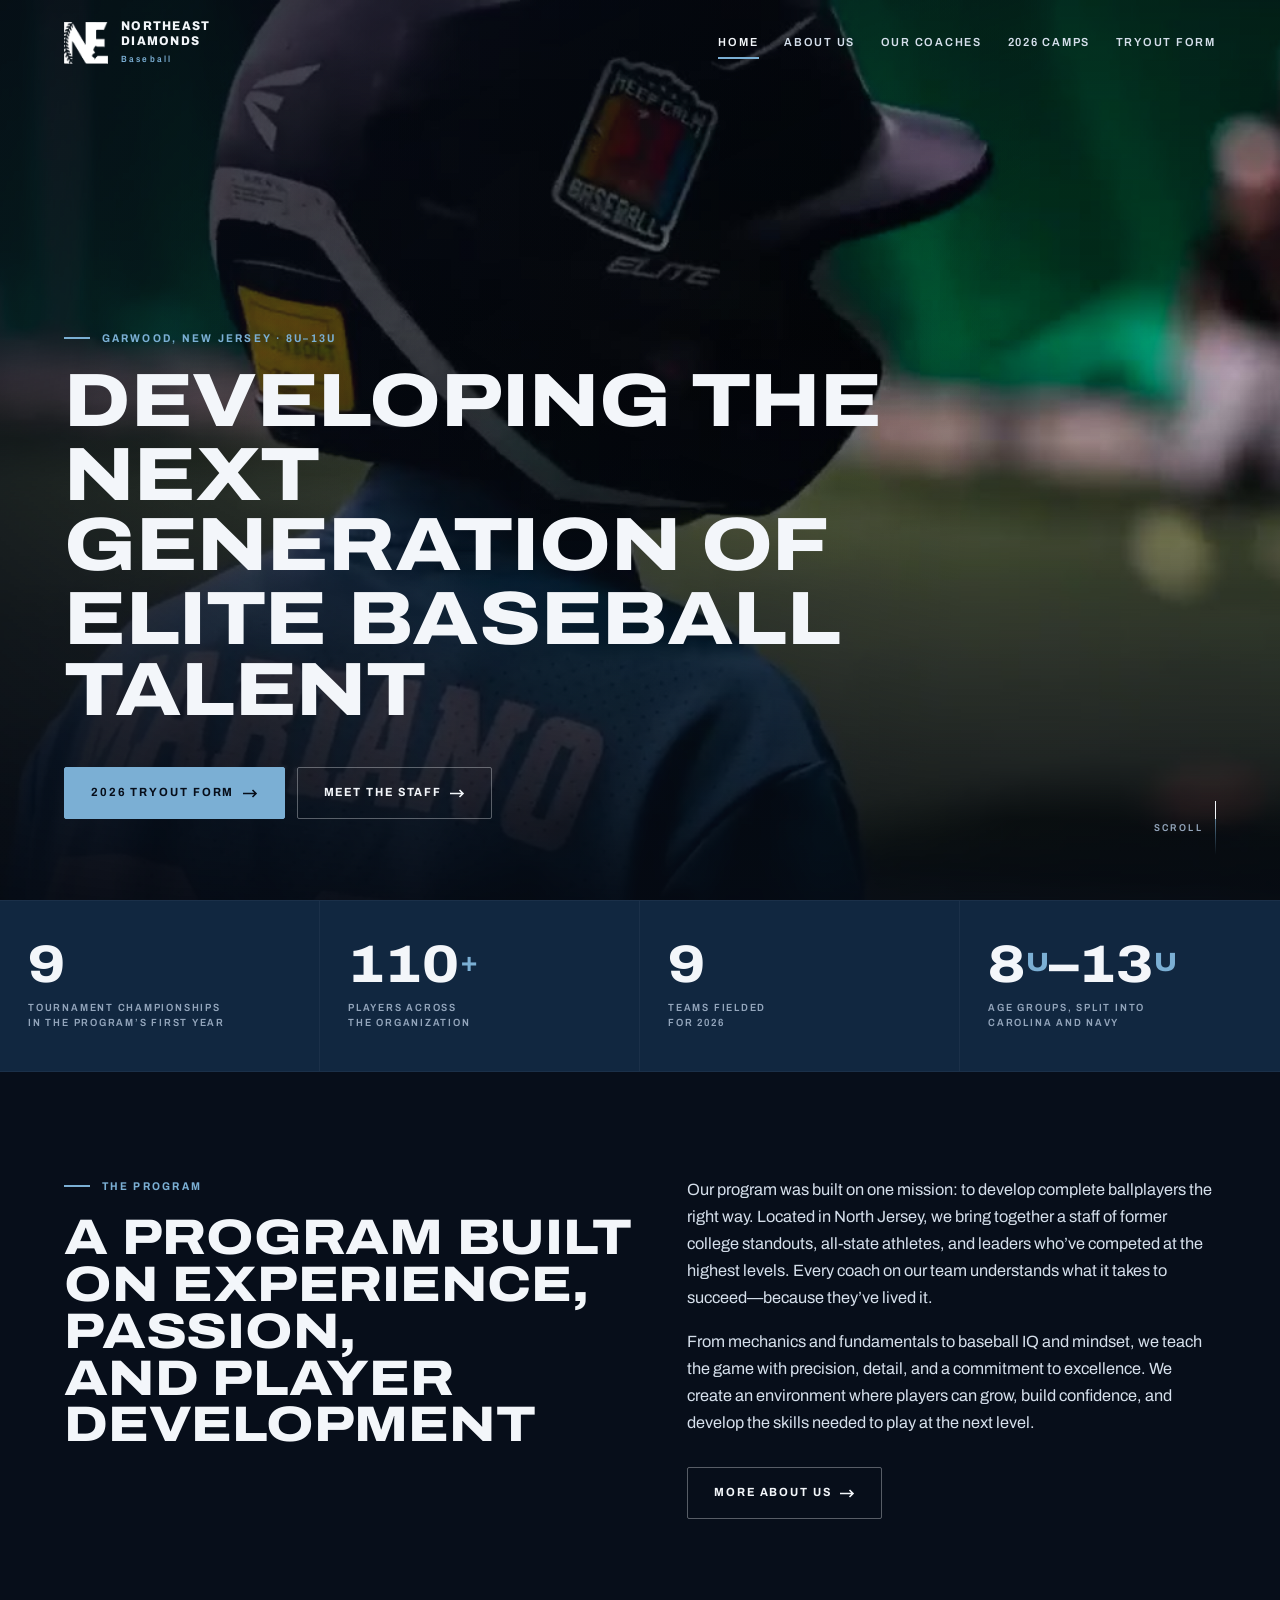
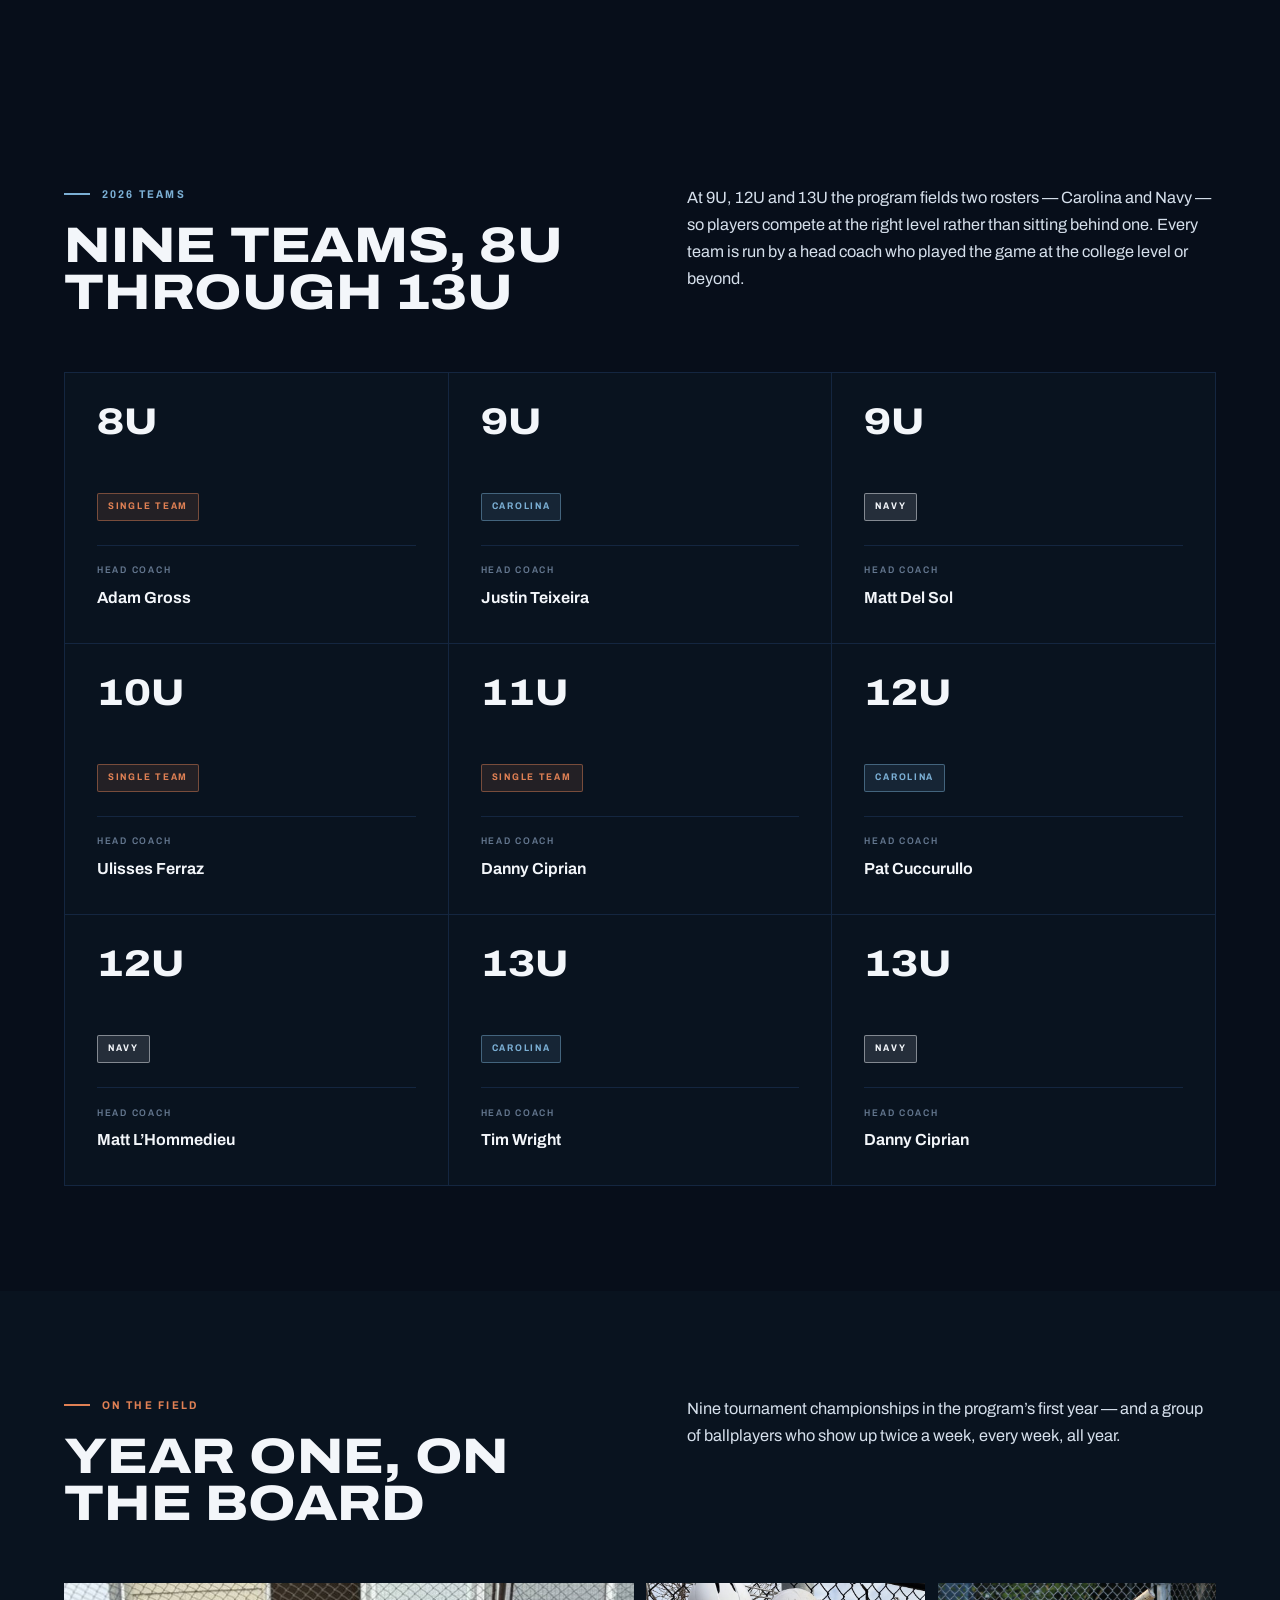
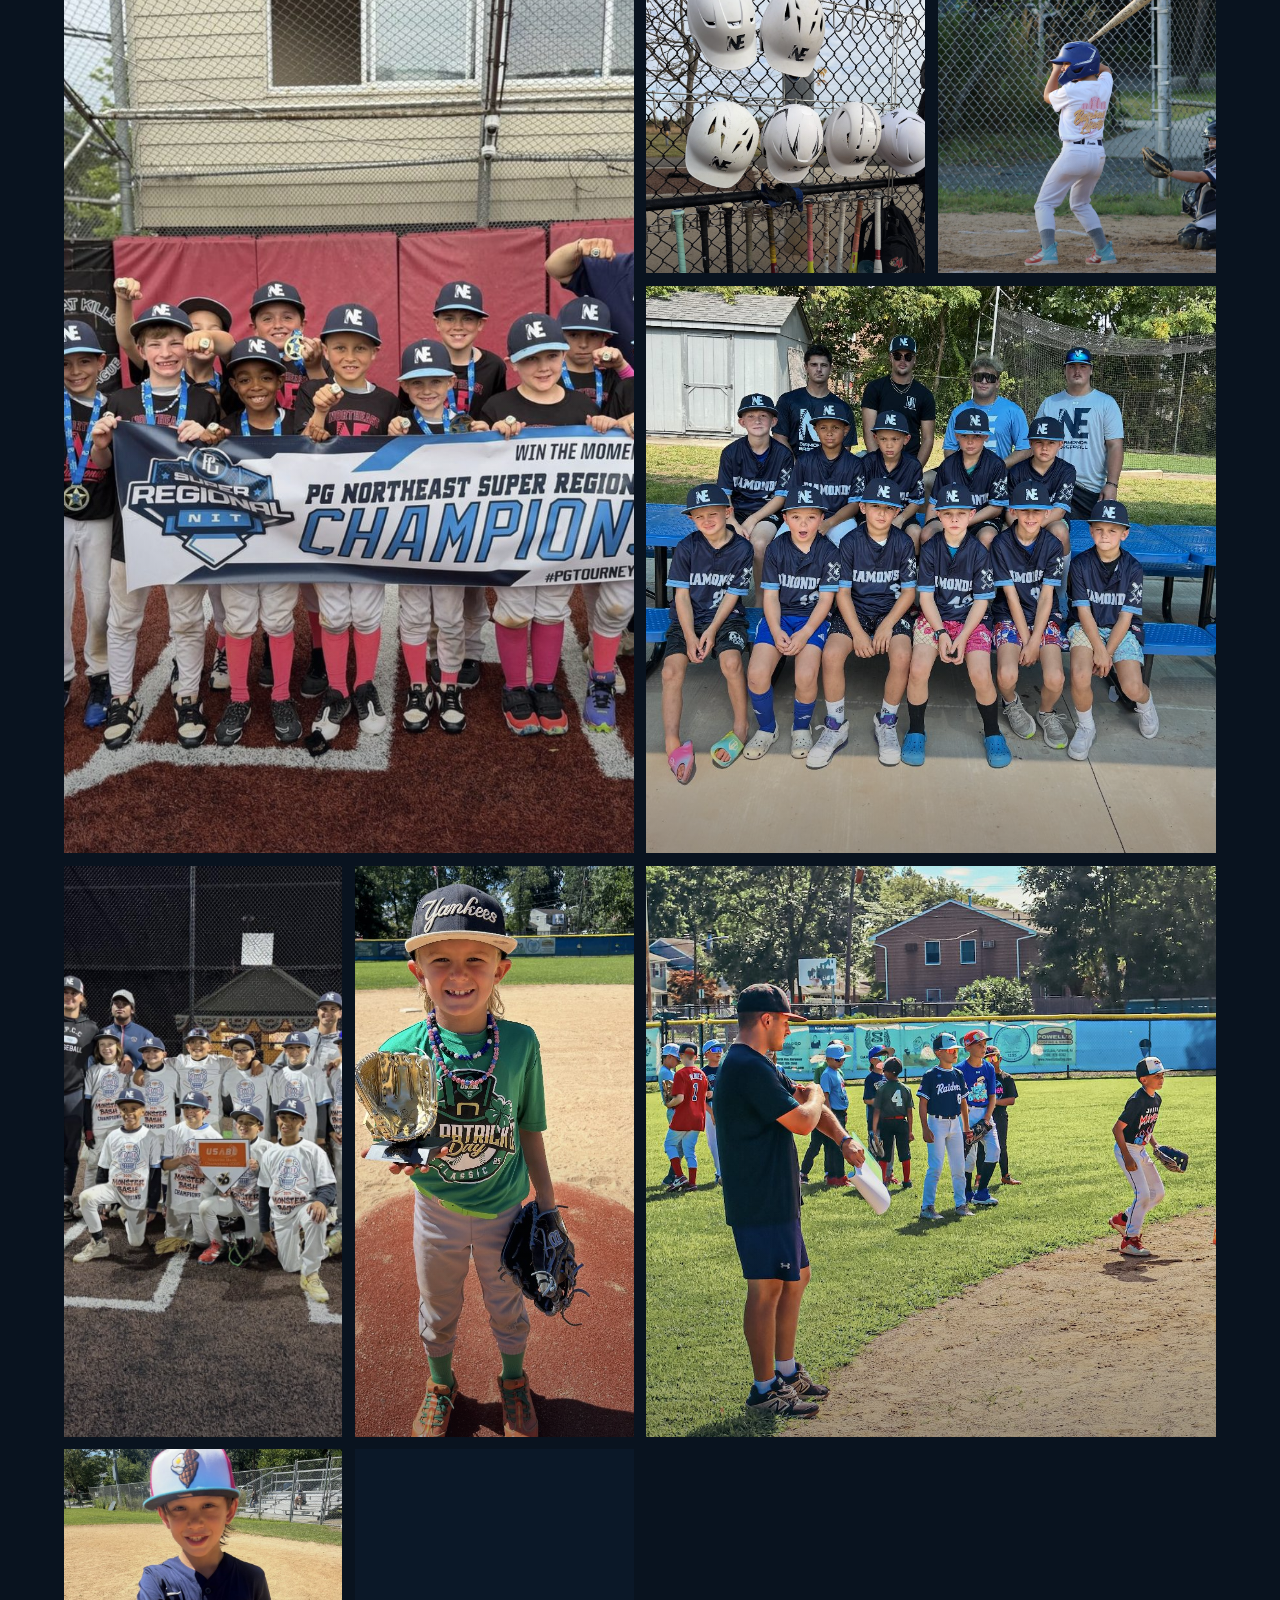
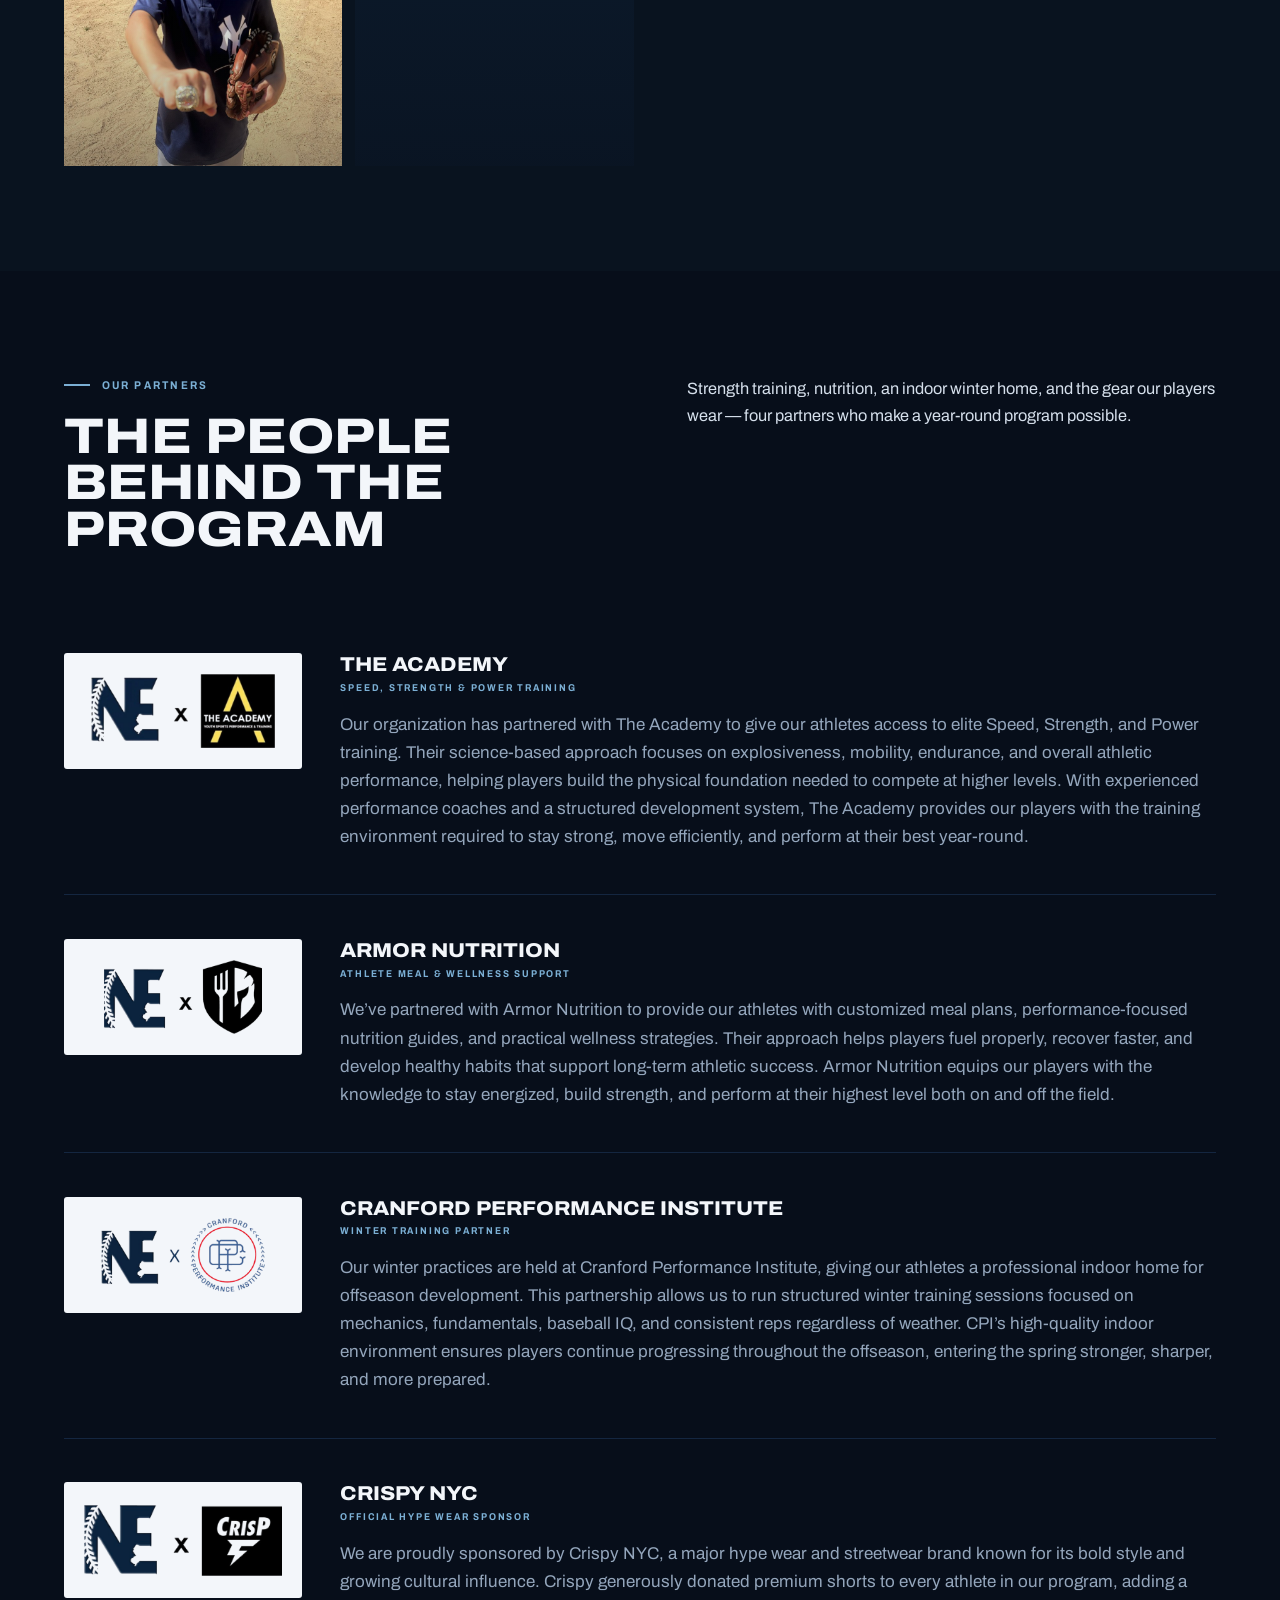
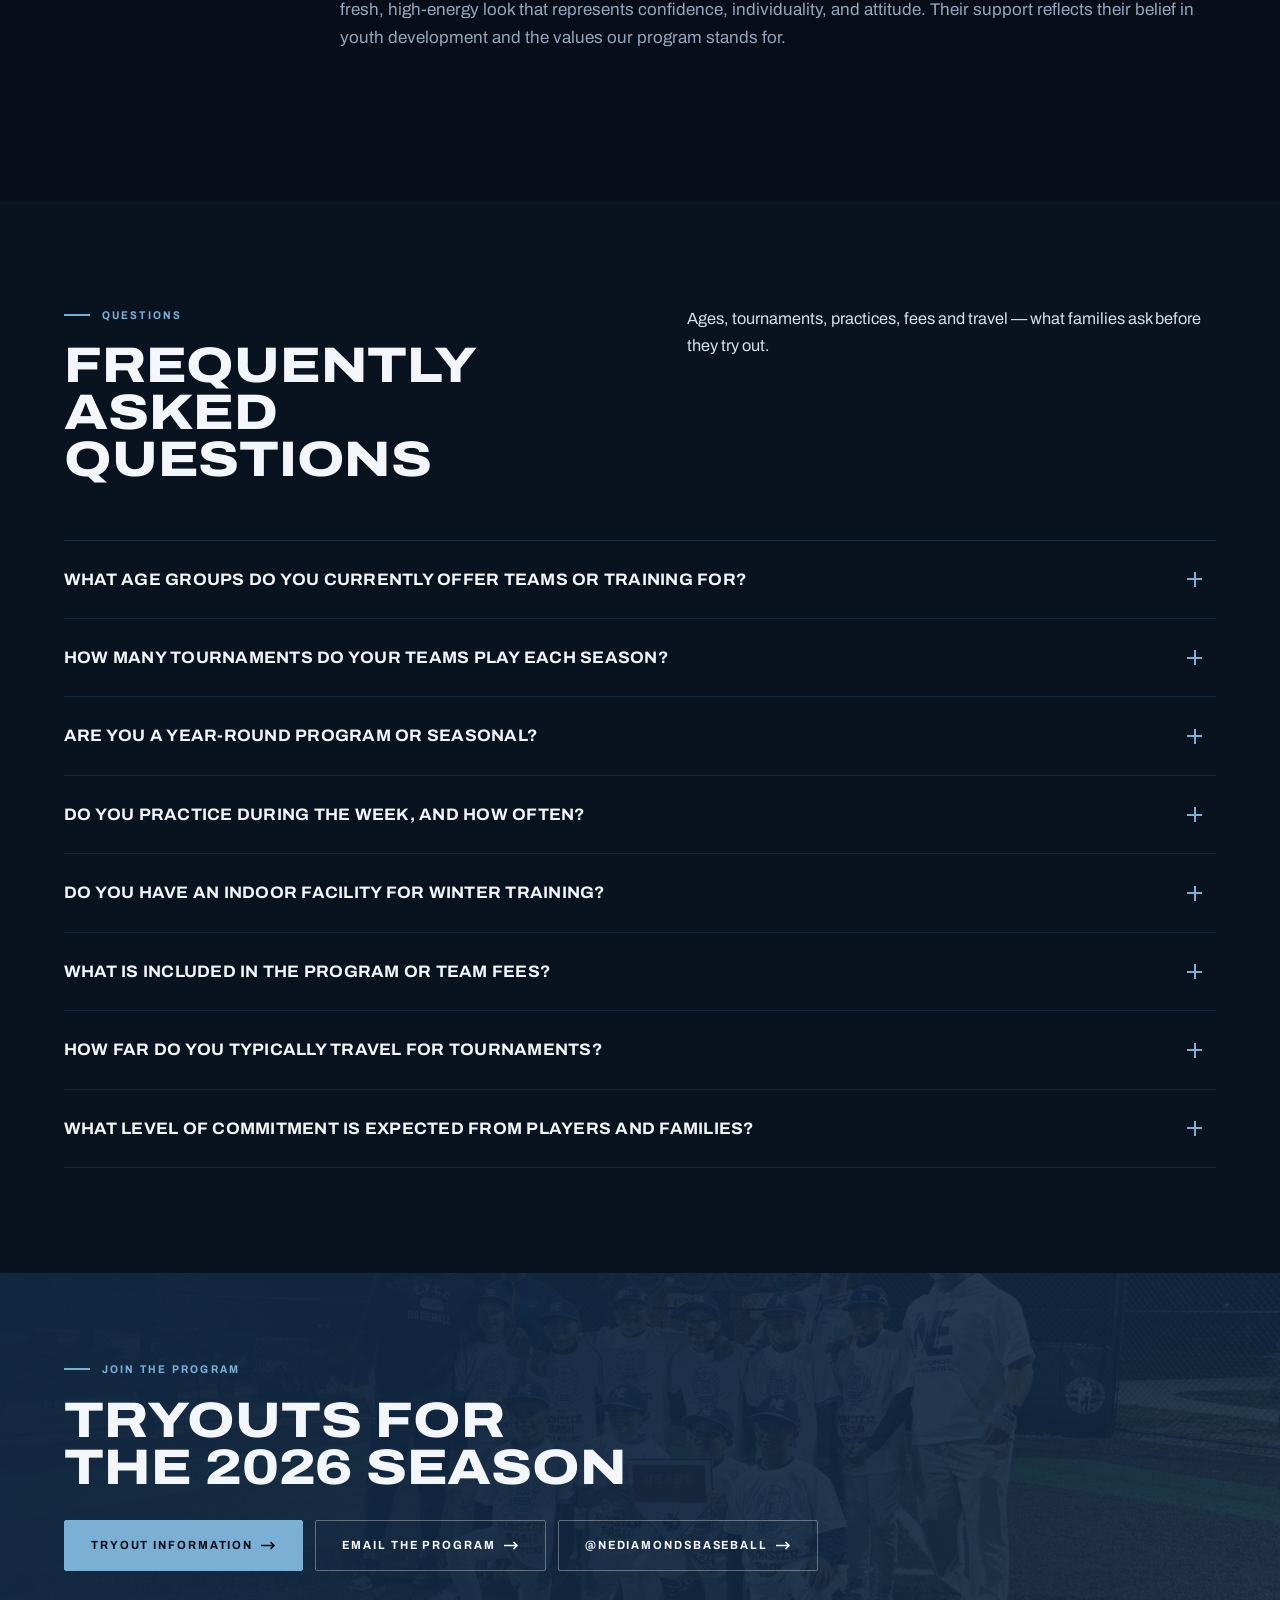
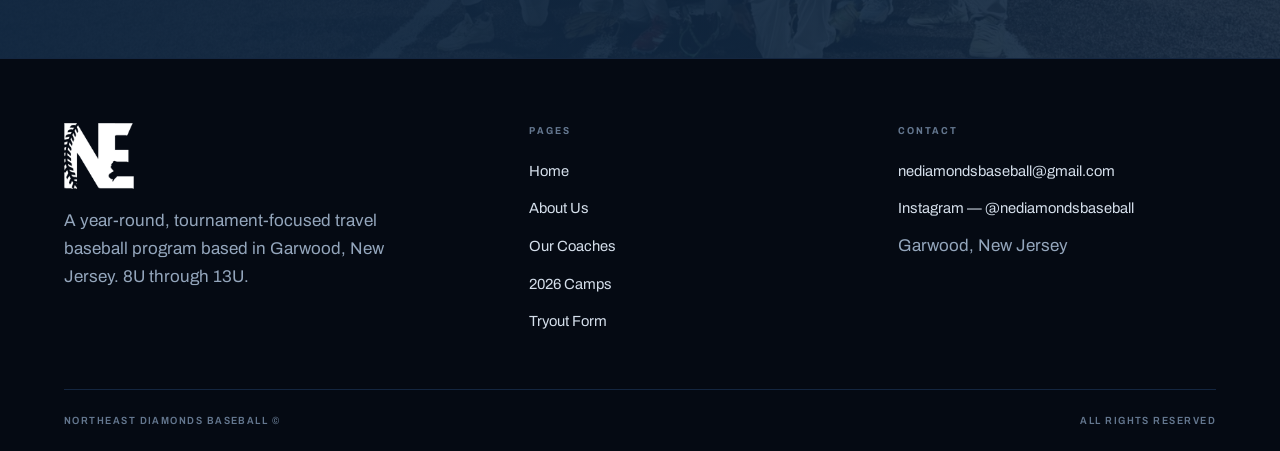
<file: index.html>
<!doctype html><html lang="en"><head><meta charset="utf-8"><meta name="viewport" content="width=device-width,initial-scale=1,viewport-fit=cover"><title>NE Diamonds Baseball | Northeast Diamonds Baseball</title><meta name="description" content="Northeast Diamonds Baseball — a year-round, tournament-focused travel program in Garwood, New Jersey, fielding 8U through 13U."><link rel="icon" href="/favicon.ico" sizes="32x32"><link rel="icon" type="image/png" sizes="32x32" href="/assets/icons/icon-32.png"><link rel="icon" type="image/png" sizes="192x192" href="/assets/icons/icon-192.png"><link rel="apple-touch-icon" href="/assets/icons/apple-touch-icon.png"><meta name="theme-color" content="#070E1A"><link rel="canonical" href="https://nediamondsbaseball.org/"><meta property="og:type" content="website"><meta property="og:site_name" content="Northeast Diamonds Baseball"><meta property="og:locale" content="en_US"><meta property="og:title" content="NE Diamonds Baseball | Northeast Diamonds Baseball"><meta property="og:description" content="Northeast Diamonds Baseball — a year-round, tournament-focused travel program in Garwood, New Jersey, fielding 8U through 13U."><meta property="og:url" content="https://nediamondsbaseball.org/"><meta property="og:image" content="https://nediamondsbaseball.org/assets/og/share.jpg"><meta property="og:image:secure_url" content="https://nediamondsbaseball.org/assets/og/share.jpg"><meta property="og:image:type" content="image/jpeg"><meta property="og:image:width" content="1200"><meta property="og:image:height" content="630"><meta property="og:image:alt" content="Northeast Diamonds Baseball — the team holding the PG Northeast Super Regional NIT champions banner."><meta name="twitter:card" content="summary_large_image"><meta name="twitter:title" content="NE Diamonds Baseball | Northeast Diamonds Baseball"><meta name="twitter:description" content="Northeast Diamonds Baseball — a year-round, tournament-focused travel program in Garwood, New Jersey, fielding 8U through 13U."><meta name="twitter:image" content="https://nediamondsbaseball.org/assets/og/share.jpg"><meta name="twitter:image:alt" content="Northeast Diamonds Baseball — the team holding the PG Northeast Super Regional NIT champions banner."><link rel="preconnect" href="https://fonts.googleapis.com"><link rel="preconnect" href="https://fonts.gstatic.com" crossorigin><link rel="stylesheet" href="https://fonts.googleapis.com/css2?family=Archivo:wdth,wght@62..125,400..900&display=swap"><link rel="stylesheet" href="assets/site.css"></head><body>
<header class="hdr">
  <div class="hdr-in">
    <a class="brand" href="index.html">
      <img src="assets/logos/ne-logo-white.png" alt="" width="44" height="42">
      <span><b>Northeast Diamonds</b><i>Baseball</i></span>
    </a>
    <nav class="nav"><a href="index.html" aria-current="page">Home</a><a href="about-us.html">About Us</a><a href="our-coaches.html">Our Coaches</a><a href="2026-camps.html">2026 Camps</a><a href="tryout-form.html">Tryout Form</a></nav>
    <button class="burger" id="burger" aria-expanded="false" aria-controls="mnav" aria-label="Menu"><i></i><i></i><i></i></button>
  </div>
</header>
<nav class="drawer" id="mnav"><a href="index.html">Home</a><a href="about-us.html">About Us</a><a href="our-coaches.html">Our Coaches</a><a href="2026-camps.html">2026 Camps</a><a href="tryout-form.html">Tryout Form</a></nav>
<section class="hero">
  <div class="hero-media">
    <video autoplay muted loop playsinline preload="metadata" poster="assets/img/hero-poster.jpg">
      <source src="assets/hero.mp4" type="video/mp4">
    </video>
  </div>
  <div class="hero-in">
    <div class="wrap">
      <p class="eyebrow hero-fade" style="animation-delay:.05s">Garwood, New Jersey &middot; 8U&ndash;13U</p>
      <h1 class="display d1">
        <span class="rise"><span>Developing the</span></span>
        <span class="rise"><span>next generation of</span></span>
        <span class="rise"><span>elite baseball talent</span></span>
      </h1>
      <div class="btns hero-fade">
        <a class="btn" href="tryout-form.html">2026 Tryout Form <svg class="arw" width="15" height="9" viewBox="0 0 15 9" fill="none" aria-hidden="true"><path d="M0 4.5h13M9.5 1l3.5 3.5L9.5 8" stroke="currentColor" stroke-width="1.6"/></svg></a>
        <a class="btn ghost" href="our-coaches.html">Meet the staff <svg class="arw" width="15" height="9" viewBox="0 0 15 9" fill="none" aria-hidden="true"><path d="M0 4.5h13M9.5 1l3.5 3.5L9.5 8" stroke="currentColor" stroke-width="1.6"/></svg></a>
      </div>
    </div>
  </div>
  <div class="scrollcue"><span>Scroll</span><i></i></div>
</section><section class="record"><div class="record-grid"><div class="stat"><b><span data-count="9">9</span></b><span class="lbl">Tournament championships<br>in the program’s first year</span></div><div class="stat"><b><span data-count="110">110</span><em>+</em></b><span class="lbl">Players across<br>the organization</span></div><div class="stat"><b><span data-count="9">9</span></b><span class="lbl">Teams fielded<br>for 2026</span></div><div class="stat"><b>8<em>U</em>&ndash;13<em>U</em></b><span class="lbl">Age groups, split into<br>Carolina and Navy</span></div></div></section>
<section class="sec">
  <div class="wrap">
    <div class="sec-head">
      <div>
        <p class="eyebrow">The program</p>
        <h2 class="display d2">A program built on experience, passion, and player development</h2>
      </div>
      <div>
        <p class="lede">Our program was built on one mission: to develop complete ballplayers the right way. Located in North Jersey, we bring together a staff of former college standouts, all-state athletes, and leaders who&rsquo;ve competed at the highest levels. Every coach on our team understands what it takes to succeed&mdash;because they&rsquo;ve lived it.</p>
        <p class="lede" style="margin-top:1.1em">From mechanics and fundamentals to baseball IQ and mindset, we teach the game with precision, detail, and a commitment to excellence. We create an environment where players can grow, build confidence, and develop the skills needed to play at the next level.</p>
        <div class="btns" style="margin-top:1.9rem"><a class="btn ghost" href="about-us.html">More about us <svg class="arw" width="15" height="9" viewBox="0 0 15 9" fill="none" aria-hidden="true"><path d="M0 4.5h13M9.5 1l3.5 3.5L9.5 8" stroke="currentColor" stroke-width="1.6"/></svg></a></div>
      </div>
    </div>
  </div>
</section>
<section class="sec" id="teams">
  <div class="wrap">
    <div class="sec-head">
      <div>
        <p class="eyebrow">2026 Teams</p>
        <h2 class="display d2">Nine teams, 8U through 13U</h2>
      </div>
      <p class="lede">At 9U, 12U and 13U the program fields two rosters &mdash; Carolina and Navy &mdash; so players compete at the right level rather than sitting behind one. Every team is run by a head coach who played the game at the college level or beyond.</p>
    </div>
    <div class="teams"><article class="team" style="--div:var(--clay-hi)" data-rv>
          <p class="team-age">8U</p>
          <span class="team-div">Single team</span>
          <div class="team-hc"><span>Head coach</span><b>Adam Gross</b></div>
        </article><article class="team" style="--div:var(--carolina)" data-rv>
          <p class="team-age">9U</p>
          <span class="team-div">Carolina</span>
          <div class="team-hc"><span>Head coach</span><b>Justin Teixeira</b></div>
        </article><article class="team" style="--div:var(--chalk)" data-rv>
          <p class="team-age">9U</p>
          <span class="team-div">Navy</span>
          <div class="team-hc"><span>Head coach</span><b>Matt Del Sol</b></div>
        </article><article class="team" style="--div:var(--clay-hi)" data-rv>
          <p class="team-age">10U</p>
          <span class="team-div">Single team</span>
          <div class="team-hc"><span>Head coach</span><b>Ulisses Ferraz</b></div>
        </article><article class="team" style="--div:var(--clay-hi)" data-rv>
          <p class="team-age">11U</p>
          <span class="team-div">Single team</span>
          <div class="team-hc"><span>Head coach</span><b>Danny Ciprian</b></div>
        </article><article class="team" style="--div:var(--carolina)" data-rv>
          <p class="team-age">12U</p>
          <span class="team-div">Carolina</span>
          <div class="team-hc"><span>Head coach</span><b>Pat Cuccurullo</b></div>
        </article><article class="team" style="--div:var(--chalk)" data-rv>
          <p class="team-age">12U</p>
          <span class="team-div">Navy</span>
          <div class="team-hc"><span>Head coach</span><b>Matt L’Hommedieu</b></div>
        </article><article class="team" style="--div:var(--carolina)" data-rv>
          <p class="team-age">13U</p>
          <span class="team-div">Carolina</span>
          <div class="team-hc"><span>Head coach</span><b>Tim Wright</b></div>
        </article><article class="team" style="--div:var(--chalk)" data-rv>
          <p class="team-age">13U</p>
          <span class="team-div">Navy</span>
          <div class="team-hc"><span>Head coach</span><b>Danny Ciprian</b></div>
        </article></div>
  </div>
</section>
<section class="sec" style="background:var(--navy-850)">
  <div class="wrap">
    <div class="sec-head">
      <div>
        <p class="eyebrow clay">On the field</p>
        <h2 class="display d2">Year one, on the board</h2>
      </div>
      <p class="lede">Nine tournament championships in the program&rsquo;s first year &mdash; and a group of ballplayers who show up twice a week, every week, all year.</p>
    </div>
    <div class="gal"><figure class="wide tall" data-rv><img src="assets/gal/g18.jpg" alt="Super Regional champions" loading="lazy" decoding="async"></figure><figure class="" data-rv><img src="assets/gal/g04.jpg" alt="Helmets on the fence" loading="lazy" decoding="async"></figure><figure class="" data-rv><img src="assets/gal/g05.jpg" alt="At the plate" loading="lazy" decoding="async"></figure><figure class="wide" data-rv><img src="assets/gal/g10.jpg" alt="Dugout, 2025 season" loading="lazy" decoding="async"></figure><figure class="" data-rv><img src="assets/gal/g01.jpg" alt="Night game, trophy in hand" loading="lazy" decoding="async"></figure><figure class="" data-rv><img src="assets/gal/g14.jpg" alt="Ring night" loading="lazy" decoding="async"></figure><figure class="wide" data-rv><img src="assets/gal/g06.jpg" alt="Pregame work" loading="lazy" decoding="async"></figure><figure class="" data-rv><img src="assets/gal/g12.jpg" alt="First championship" loading="lazy" decoding="async"></figure><figure class="" data-rv><img src="assets/gal/g02.jpg" alt="Team photo" loading="lazy" decoding="async"></figure></div>
  </div>
</section>
<section class="sec">
  <div class="wrap">
    <div class="sec-head">
      <div>
        <p class="eyebrow">Our partners</p>
        <h2 class="display d2">The people behind the program</h2>
      </div>
      <p class="lede">Strength training, nutrition, an indoor winter home, and the gear our players wear &mdash; four partners who make a year-round program possible.</p>
    </div>
    <article class="partner" data-rv>
          <div class="partner-mark"><img src="assets/logos/the-academy.png" alt="The Academy" loading="lazy" decoding="async"></div>
          <div>
            <h3>The Academy</h3>
            <p class="kind">Speed, Strength &amp; Power Training</p>
            <p class="muted">Our organization has partnered with The Academy to give our athletes access to elite Speed, Strength, and Power training. Their science-based approach focuses on explosiveness, mobility, endurance, and overall athletic performance, helping players build the physical foundation needed to compete at higher levels. With experienced performance coaches and a structured development system, The Academy provides our players with the training environment required to stay strong, move efficiently, and perform at their best year-round.</p>
          </div>
        </article><article class="partner" data-rv>
          <div class="partner-mark"><img src="assets/logos/armor-nutrition.png" alt="Armor Nutrition" loading="lazy" decoding="async"></div>
          <div>
            <h3>Armor Nutrition</h3>
            <p class="kind">Athlete Meal &amp; Wellness Support</p>
            <p class="muted">We’ve partnered with Armor Nutrition to provide our athletes with customized meal plans, performance-focused nutrition guides, and practical wellness strategies. Their approach helps players fuel properly, recover faster, and develop healthy habits that support long-term athletic success. Armor Nutrition equips our players with the knowledge to stay energized, build strength, and perform at their highest level both on and off the field.</p>
          </div>
        </article><article class="partner" data-rv>
          <div class="partner-mark"><img src="assets/logos/cranford-performance.png" alt="Cranford Performance Institute" loading="lazy" decoding="async"></div>
          <div>
            <h3>Cranford Performance Institute</h3>
            <p class="kind">Winter Training Partner</p>
            <p class="muted">Our winter practices are held at Cranford Performance Institute, giving our athletes a professional indoor home for offseason development. This partnership allows us to run structured winter training sessions focused on mechanics, fundamentals, baseball IQ, and consistent reps regardless of weather. CPI’s high-quality indoor environment ensures players continue progressing throughout the offseason, entering the spring stronger, sharper, and more prepared.</p>
          </div>
        </article><article class="partner" data-rv>
          <div class="partner-mark"><img src="assets/logos/crispy-nyc.png" alt="Crispy NYC" loading="lazy" decoding="async"></div>
          <div>
            <h3>Crispy NYC</h3>
            <p class="kind">Official Hype Wear Sponsor</p>
            <p class="muted">We are proudly sponsored by Crispy NYC, a major hype wear and streetwear brand known for its bold style and growing cultural influence. Crispy generously donated premium shorts to every athlete in our program, adding a fresh, high-energy look that represents confidence, individuality, and attitude. Their support reflects their belief in youth development and the values our program stands for.</p>
          </div>
        </article>
  </div>
</section>
<section class="sec" id="faq" style="background:var(--navy-850)">
  <div class="wrap">
    <div class="sec-head">
      <div>
        <p class="eyebrow">Questions</p>
        <h2 class="display d2">Frequently asked questions</h2>
      </div>
      <p class="lede">Ages, tournaments, practices, fees and travel &mdash; what families ask before they try out.</p>
    </div>
    <div class="faq"><details><summary>What age groups do you currently offer teams or training for?</summary><div class="ans"><p>We currently offer competitive travel teams and training for 8U, 9U, 10U, 11U, 12U, and 13U.</p></div></details><details><summary>How many tournaments do your teams play each season?</summary><div class="ans"><p>Our teams typically compete in 4–5 tournaments per season, broken down as:</p><ul><li>Spring: 4 tournaments</li><li>Summer: 4 tournaments</li><li>Fall: 4 tournaments</li><li>Winter: indoor training only (no tournaments)</li></ul></div></details><details><summary>Are you a year-round program or seasonal?</summary><div class="ans"><p>We operate as a year-round, tournament-based program. We do not participate in league play. Instead, we focus strictly on tournament development in the spring, summer, and fall, with skill-focused winter training.</p></div></details><details><summary>Do you practice during the week, and how often?</summary><div class="ans"><p>Yes. We practice twice per week all year long, which includes weekly weekday practices and weekend tournaments during the competitive seasons.</p></div></details><details><summary>Do you have an indoor facility for winter training?</summary><div class="ans"><p>Yes. We are officially partnered with Cranford Performance Institute (CPI), which provides indoor winter space for hitting, pitching, and all skill development.</p></div></details><details><summary>What is included in the program or team fees?</summary><div class="ans"><p>Program fees typically cover:</p><ul><li>Professional coaching</li><li>Field rentals</li><li>Tournament entry fees</li><li>Baseballs &amp; training equipment</li><li>Indoor winter training at CPI</li><li>Administrative &amp; program costs</li></ul><p>Uniforms are purchased separately and are not included in team fees.</p></div></details><details><summary>How far do you typically travel for tournaments?</summary><div class="ans"><p>Most tournaments take place 30–60 minutes from the Garwood / Union County area. Occasionally, teams may travel up to 90 minutes, depending on age group and competition level. We do not require overnight tournaments unless a team specifically chooses to participate in a special event.</p></div></details><details><summary>What level of commitment is expected from players and families?</summary><div class="ans"><p>Northeast Diamonds is considered a first-priority program, and we expect families to treat it as such. Players are expected to:</p><ul><li>Prioritize all team practices and tournaments</li><li>Communicate absences well in advance</li><li>Maintain a strong work ethic and positive attitude</li><li>Commit fully to year-round development</li><li>Show respect for teammates, coaches, and staff</li></ul><p>Consistent participation is essential for both individual growth and team success.</p></div></details></div>
  </div>
</section>
<section class="band">
  <div class="band-media"><img src="assets/gal/g17.jpg" alt="" loading="lazy" decoding="async"></div>
  <div class="band-in">
    <div class="wrap">
      <p class="eyebrow">Join the program</p>
      <h2 class="display d2" style="max-width:20ch">Tryouts for the 2026 season</h2>
      <div class="btns" style="margin-top:1.8rem">
        <a class="btn clay" href="tryout-form.html">Tryout information <svg class="arw" width="15" height="9" viewBox="0 0 15 9" fill="none" aria-hidden="true"><path d="M0 4.5h13M9.5 1l3.5 3.5L9.5 8" stroke="currentColor" stroke-width="1.6"/></svg></a>
        <a class="btn ghost" href="mailto:nediamondsbaseball@gmail.com">Email the program <svg class="arw" width="15" height="9" viewBox="0 0 15 9" fill="none" aria-hidden="true"><path d="M0 4.5h13M9.5 1l3.5 3.5L9.5 8" stroke="currentColor" stroke-width="1.6"/></svg></a>
        <a class="btn ghost" href="https://www.instagram.com/nediamondsbaseball/" target="_blank" rel="noopener">@nediamondsbaseball <svg class="arw" width="15" height="9" viewBox="0 0 15 9" fill="none" aria-hidden="true"><path d="M0 4.5h13M9.5 1l3.5 3.5L9.5 8" stroke="currentColor" stroke-width="1.6"/></svg></a>
      </div>
    </div>
  </div>
</section>
<footer class="ftr">
  <div class="wrap">
    <div class="ftr-grid">
      <div class="ftr-brand">
        <img src="assets/logos/ne-logo-white.png" alt="Northeast Diamonds Baseball" width="70" height="66">
        <p class="muted" style="max-width:34ch">A year-round, tournament-focused travel baseball program based in Garwood, New Jersey. 8U through 13U.</p>
      </div>
      <div>
        <h4>Pages</h4>
        <ul><li><a href="index.html">Home</a></li><li><a href="about-us.html">About Us</a></li><li><a href="our-coaches.html">Our Coaches</a></li><li><a href="2026-camps.html">2026 Camps</a></li><li><a href="tryout-form.html">Tryout Form</a></li></ul>
      </div>
      <div>
        <h4>Contact</h4>
        <ul>
          <li><a href="mailto:nediamondsbaseball@gmail.com">nediamondsbaseball@gmail.com</a></li>
          <li><a href="https://www.instagram.com/nediamondsbaseball/" target="_blank" rel="noopener">Instagram &mdash; @nediamondsbaseball</a></li>
          <li class="muted">Garwood, New Jersey</li>
        </ul>
      </div>
    </div>
    <div class="ftr-base">
      <span>Northeast Diamonds Baseball &copy;</span>
      <span>All rights reserved</span>
    </div>
  </div>
</footer><script src="assets/site.js"></script></body></html>
</file>
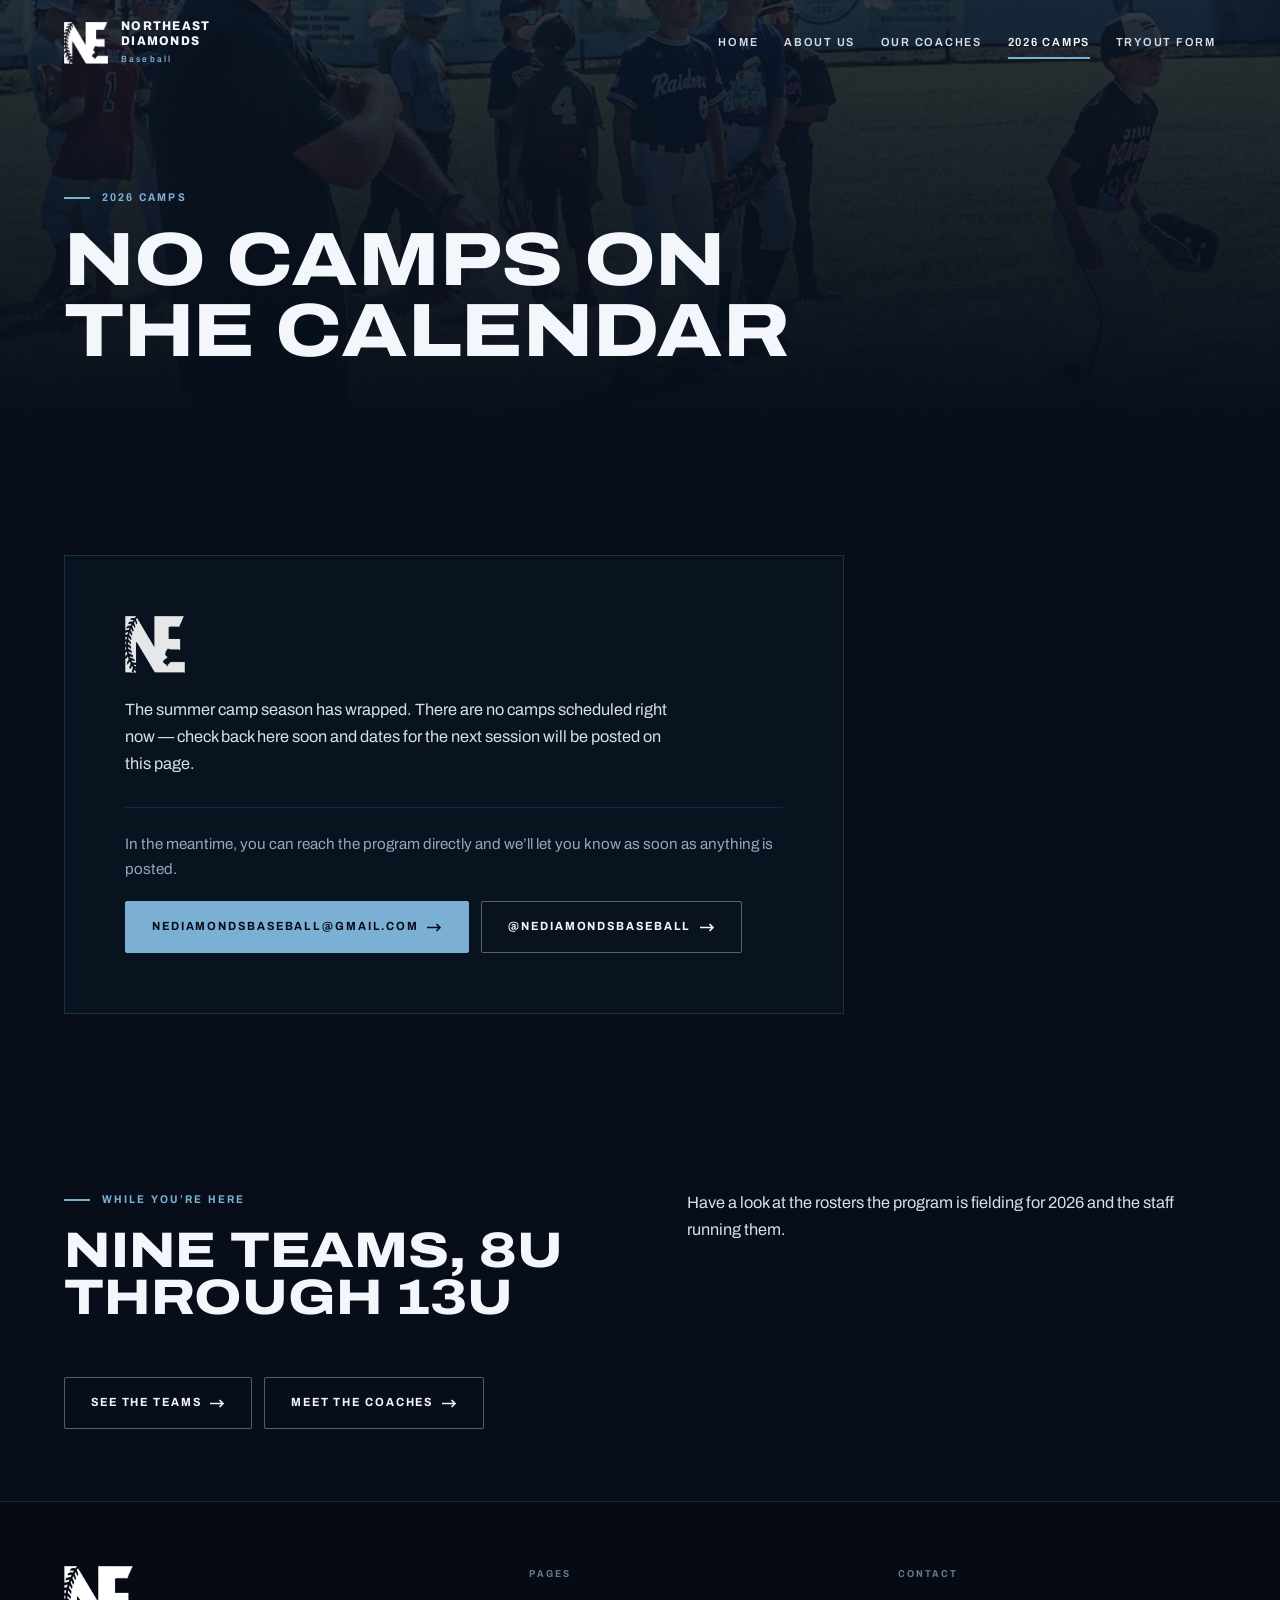
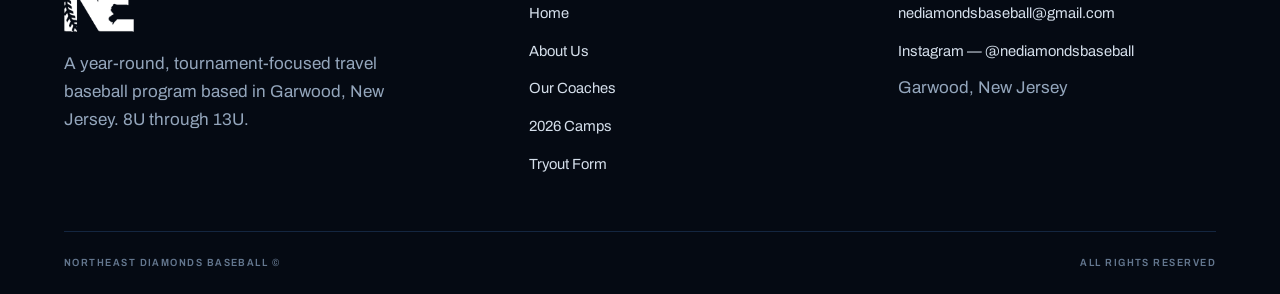
<file: 2026-camps.html>
<!doctype html><html lang="en"><head><meta charset="utf-8"><meta name="viewport" content="width=device-width,initial-scale=1,viewport-fit=cover"><title>2026 Camps — NE Diamonds Baseball</title><meta name="description" content="Camp information for Northeast Diamonds Baseball."><link rel="icon" href="/favicon.ico" sizes="32x32"><link rel="icon" type="image/png" sizes="32x32" href="/assets/icons/icon-32.png"><link rel="icon" type="image/png" sizes="192x192" href="/assets/icons/icon-192.png"><link rel="apple-touch-icon" href="/assets/icons/apple-touch-icon.png"><meta name="theme-color" content="#070E1A"><link rel="canonical" href="https://nediamondsbaseball.org/2026-camps"><meta property="og:type" content="website"><meta property="og:site_name" content="Northeast Diamonds Baseball"><meta property="og:locale" content="en_US"><meta property="og:title" content="2026 Camps — NE Diamonds Baseball"><meta property="og:description" content="Camp information for Northeast Diamonds Baseball."><meta property="og:url" content="https://nediamondsbaseball.org/2026-camps"><meta property="og:image" content="https://nediamondsbaseball.org/assets/og/share.jpg"><meta property="og:image:secure_url" content="https://nediamondsbaseball.org/assets/og/share.jpg"><meta property="og:image:type" content="image/jpeg"><meta property="og:image:width" content="1200"><meta property="og:image:height" content="630"><meta property="og:image:alt" content="Northeast Diamonds Baseball — the team holding the PG Northeast Super Regional NIT champions banner."><meta name="twitter:card" content="summary_large_image"><meta name="twitter:title" content="2026 Camps — NE Diamonds Baseball"><meta name="twitter:description" content="Camp information for Northeast Diamonds Baseball."><meta name="twitter:image" content="https://nediamondsbaseball.org/assets/og/share.jpg"><meta name="twitter:image:alt" content="Northeast Diamonds Baseball — the team holding the PG Northeast Super Regional NIT champions banner."><link rel="preconnect" href="https://fonts.googleapis.com"><link rel="preconnect" href="https://fonts.gstatic.com" crossorigin><link rel="stylesheet" href="https://fonts.googleapis.com/css2?family=Archivo:wdth,wght@62..125,400..900&display=swap"><link rel="stylesheet" href="assets/site.css"></head><body>
<header class="hdr">
  <div class="hdr-in">
    <a class="brand" href="index.html">
      <img src="assets/logos/ne-logo-white.png" alt="" width="44" height="42">
      <span><b>Northeast Diamonds</b><i>Baseball</i></span>
    </a>
    <nav class="nav"><a href="index.html">Home</a><a href="about-us.html">About Us</a><a href="our-coaches.html">Our Coaches</a><a href="2026-camps.html" aria-current="page">2026 Camps</a><a href="tryout-form.html">Tryout Form</a></nav>
    <button class="burger" id="burger" aria-expanded="false" aria-controls="mnav" aria-label="Menu"><i></i><i></i><i></i></button>
  </div>
</header>
<nav class="drawer" id="mnav"><a href="index.html">Home</a><a href="about-us.html">About Us</a><a href="our-coaches.html">Our Coaches</a><a href="2026-camps.html">2026 Camps</a><a href="tryout-form.html">Tryout Form</a></nav>
<section class="phero">
  <div class="phero-media"><img src="assets/gal/g06.jpg" alt=""></div>
  <div class="phero-in">
    <div class="wrap">
      <p class="eyebrow">2026 Camps</p>
      <h1 class="display d1" style="max-width:13ch">No camps on the calendar</h1>
    </div>
  </div>
</section>

<section class="sec">
  <div class="wrap">
    <div class="holding">
      <img class="mark" src="assets/logos/ne-logo-white.png" alt="" width="60" height="57">
      <p class="lede">The summer camp season has wrapped. There are no camps scheduled right now &mdash; check back here soon and dates for the next session will be posted on this page.</p>
      <div class="note">
        <p class="muted" style="font-size:.95rem">In the meantime, you can reach the program directly and we&rsquo;ll let you know as soon as anything is posted.</p>
        <div class="btns" style="margin-top:1.2rem">
          <a class="btn" href="mailto:nediamondsbaseball@gmail.com">nediamondsbaseball@gmail.com <svg class="arw" width="15" height="9" viewBox="0 0 15 9" fill="none" aria-hidden="true"><path d="M0 4.5h13M9.5 1l3.5 3.5L9.5 8" stroke="currentColor" stroke-width="1.6"/></svg></a>
          <a class="btn ghost" href="https://www.instagram.com/nediamondsbaseball/" target="_blank" rel="noopener">@nediamondsbaseball <svg class="arw" width="15" height="9" viewBox="0 0 15 9" fill="none" aria-hidden="true"><path d="M0 4.5h13M9.5 1l3.5 3.5L9.5 8" stroke="currentColor" stroke-width="1.6"/></svg></a>
        </div>
      </div>
    </div>
  </div>
</section>

<section class="sec-tight">
  <div class="wrap">
    <div class="sec-head">
      <div>
        <p class="eyebrow">While you&rsquo;re here</p>
        <h2 class="display d2">Nine teams, 8U through 13U</h2>
      </div>
      <p class="lede">Have a look at the rosters the program is fielding for 2026 and the staff running them.</p>
    </div>
    <div class="btns">
      <a class="btn ghost" href="index.html#teams">See the teams <svg class="arw" width="15" height="9" viewBox="0 0 15 9" fill="none" aria-hidden="true"><path d="M0 4.5h13M9.5 1l3.5 3.5L9.5 8" stroke="currentColor" stroke-width="1.6"/></svg></a>
      <a class="btn ghost" href="our-coaches.html">Meet the coaches <svg class="arw" width="15" height="9" viewBox="0 0 15 9" fill="none" aria-hidden="true"><path d="M0 4.5h13M9.5 1l3.5 3.5L9.5 8" stroke="currentColor" stroke-width="1.6"/></svg></a>
    </div>
  </div>
</section>
<footer class="ftr">
  <div class="wrap">
    <div class="ftr-grid">
      <div class="ftr-brand">
        <img src="assets/logos/ne-logo-white.png" alt="Northeast Diamonds Baseball" width="70" height="66">
        <p class="muted" style="max-width:34ch">A year-round, tournament-focused travel baseball program based in Garwood, New Jersey. 8U through 13U.</p>
      </div>
      <div>
        <h4>Pages</h4>
        <ul><li><a href="index.html">Home</a></li><li><a href="about-us.html">About Us</a></li><li><a href="our-coaches.html">Our Coaches</a></li><li><a href="2026-camps.html">2026 Camps</a></li><li><a href="tryout-form.html">Tryout Form</a></li></ul>
      </div>
      <div>
        <h4>Contact</h4>
        <ul>
          <li><a href="mailto:nediamondsbaseball@gmail.com">nediamondsbaseball@gmail.com</a></li>
          <li><a href="https://www.instagram.com/nediamondsbaseball/" target="_blank" rel="noopener">Instagram &mdash; @nediamondsbaseball</a></li>
          <li class="muted">Garwood, New Jersey</li>
        </ul>
      </div>
    </div>
    <div class="ftr-base">
      <span>Northeast Diamonds Baseball &copy;</span>
      <span>All rights reserved</span>
    </div>
  </div>
</footer><script src="assets/site.js"></script></body></html>
</file>
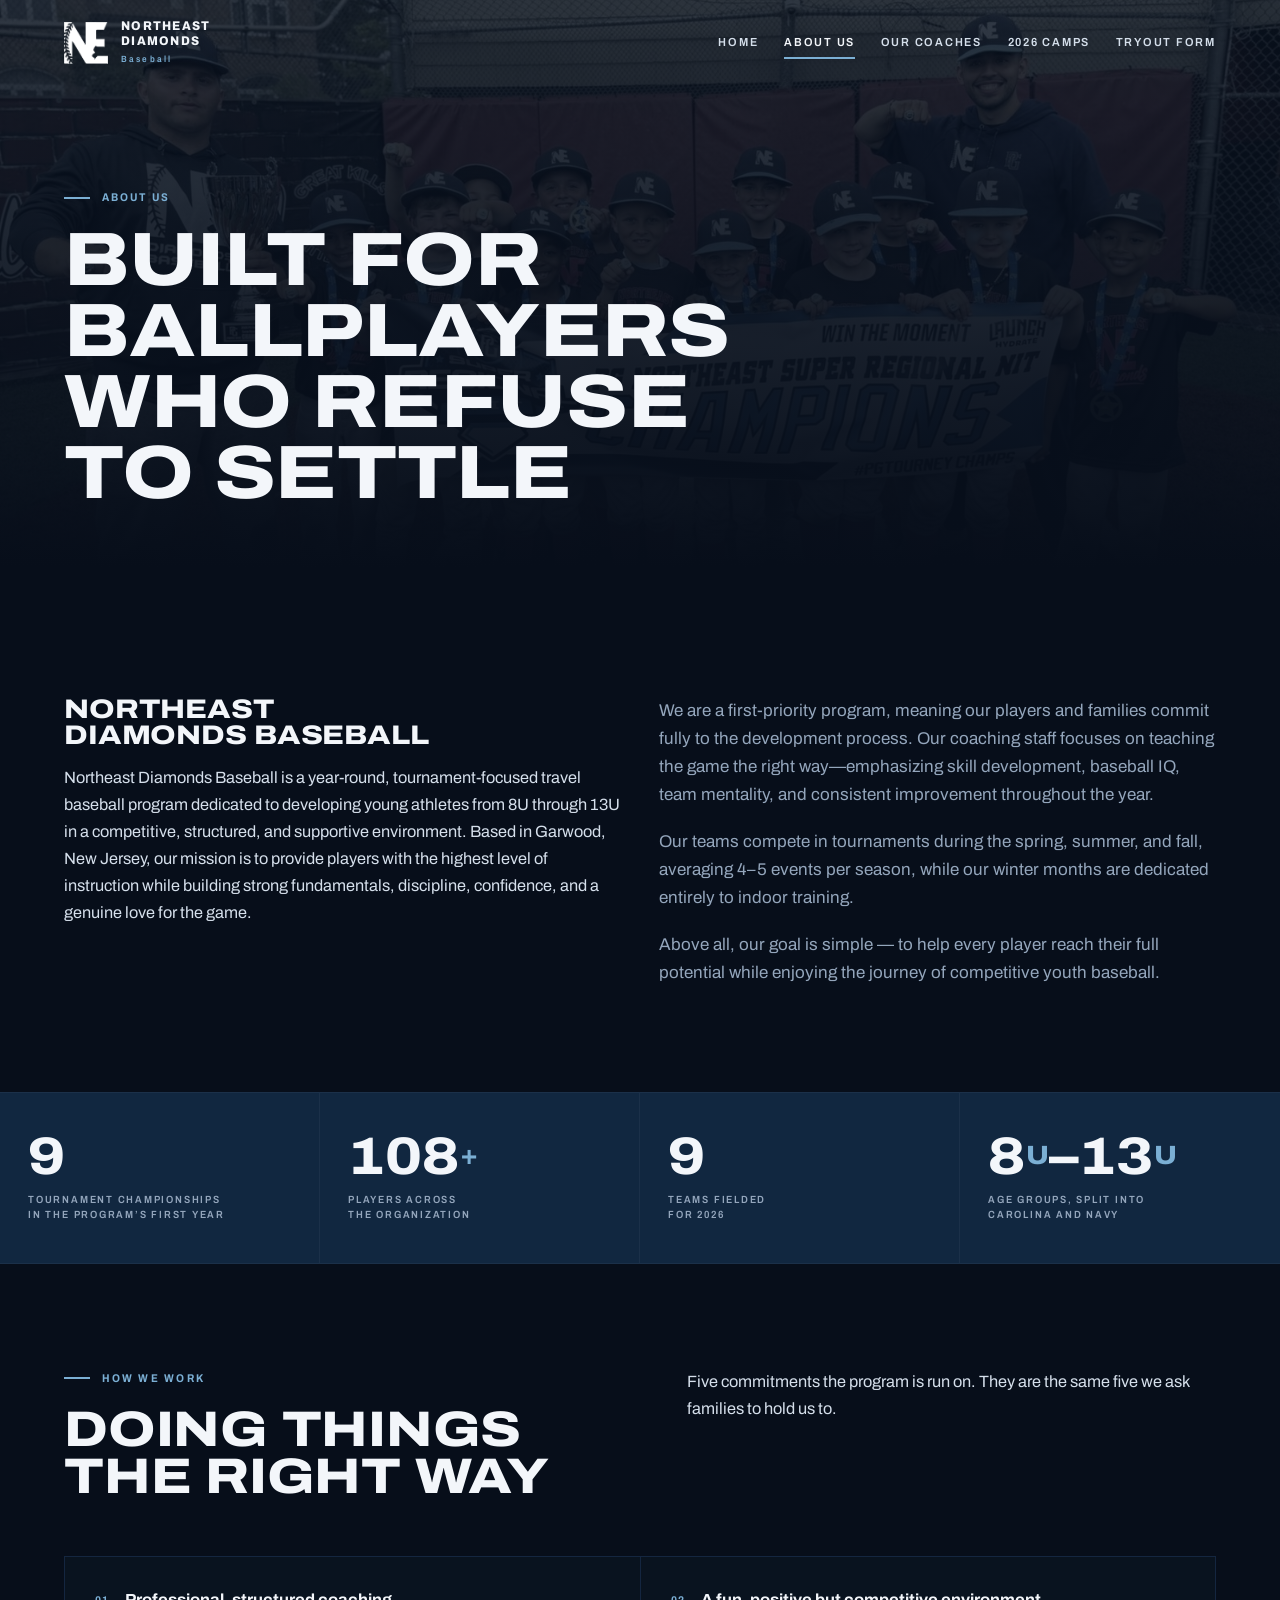
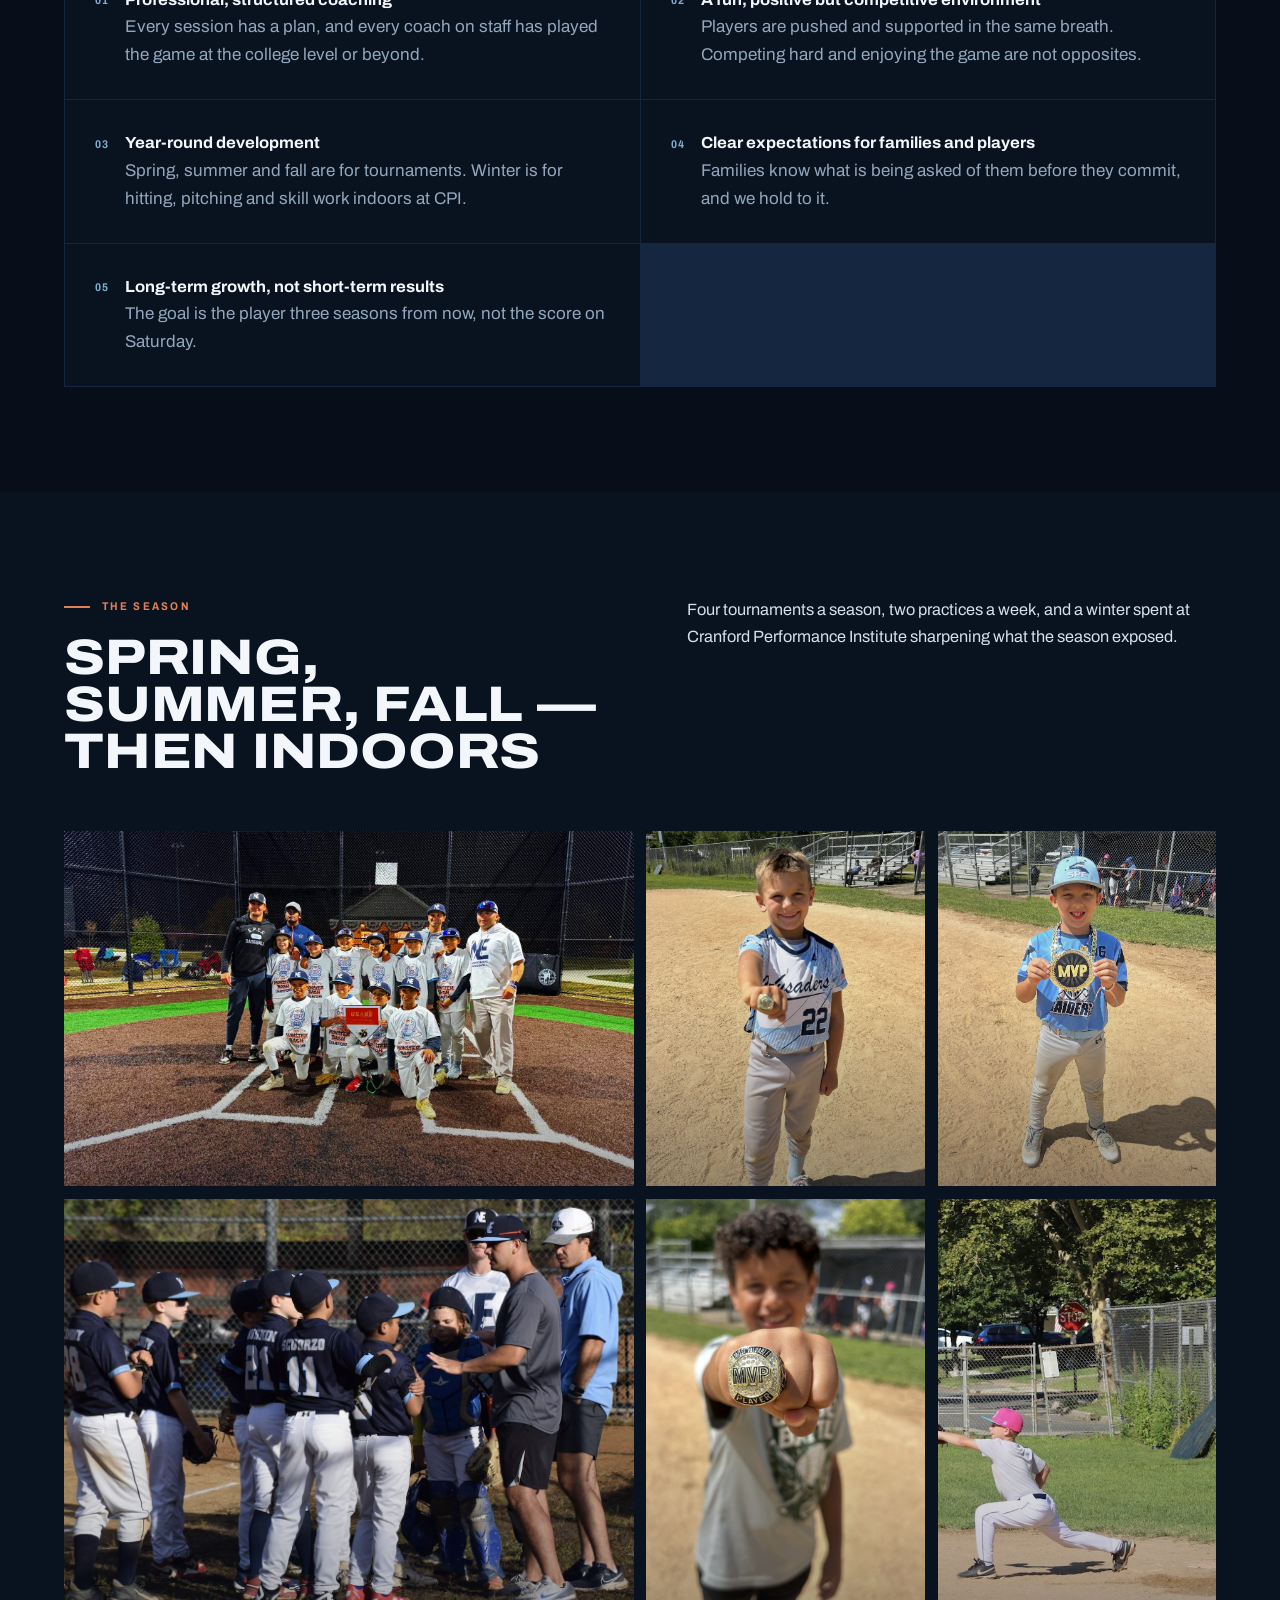
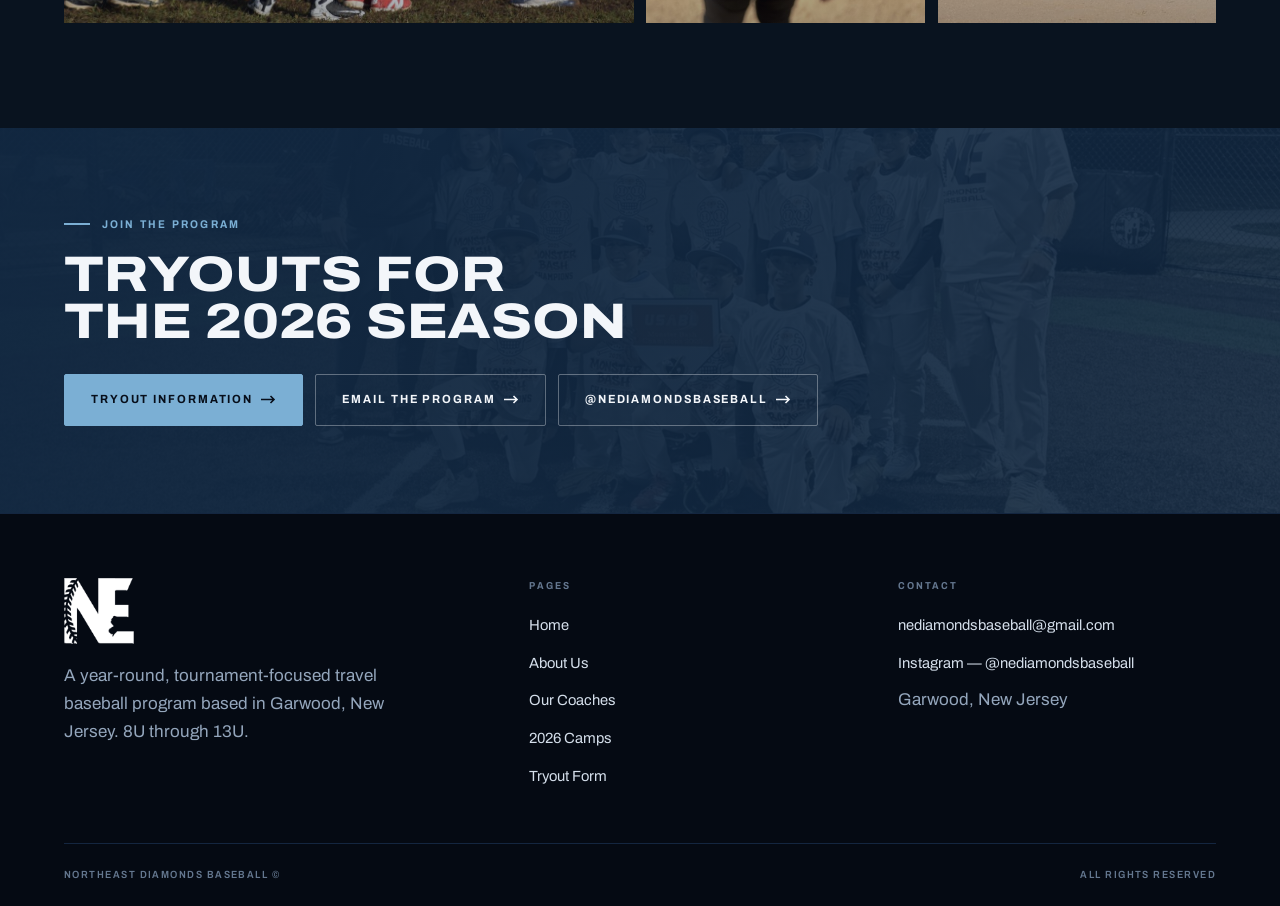
<file: about-us.html>
<!doctype html><html lang="en"><head><meta charset="utf-8"><meta name="viewport" content="width=device-width,initial-scale=1,viewport-fit=cover"><title>About us | Join Our Youth Baseball Program Today — NE Diamonds Baseball</title><meta name="description" content="How Northeast Diamonds Baseball develops complete ballplayers: year-round training, tournament play, and a first-priority commitment."><link rel="icon" href="/favicon.ico" sizes="32x32"><link rel="icon" type="image/png" sizes="32x32" href="/assets/icons/icon-32.png"><link rel="icon" type="image/png" sizes="192x192" href="/assets/icons/icon-192.png"><link rel="apple-touch-icon" href="/assets/icons/apple-touch-icon.png"><meta name="theme-color" content="#070E1A"><link rel="canonical" href="https://nediamondsbaseball.org/about-us"><meta property="og:type" content="website"><meta property="og:site_name" content="Northeast Diamonds Baseball"><meta property="og:locale" content="en_US"><meta property="og:title" content="About us | Join Our Youth Baseball Program Today — NE Diamonds Baseball"><meta property="og:description" content="How Northeast Diamonds Baseball develops complete ballplayers: year-round training, tournament play, and a first-priority commitment."><meta property="og:url" content="https://nediamondsbaseball.org/about-us"><meta property="og:image" content="https://nediamondsbaseball.org/assets/og/share.jpg"><meta property="og:image:secure_url" content="https://nediamondsbaseball.org/assets/og/share.jpg"><meta property="og:image:type" content="image/jpeg"><meta property="og:image:width" content="1200"><meta property="og:image:height" content="630"><meta property="og:image:alt" content="Northeast Diamonds Baseball — the team holding the PG Northeast Super Regional NIT champions banner."><meta name="twitter:card" content="summary_large_image"><meta name="twitter:title" content="About us | Join Our Youth Baseball Program Today — NE Diamonds Baseball"><meta name="twitter:description" content="How Northeast Diamonds Baseball develops complete ballplayers: year-round training, tournament play, and a first-priority commitment."><meta name="twitter:image" content="https://nediamondsbaseball.org/assets/og/share.jpg"><meta name="twitter:image:alt" content="Northeast Diamonds Baseball — the team holding the PG Northeast Super Regional NIT champions banner."><link rel="preconnect" href="https://fonts.googleapis.com"><link rel="preconnect" href="https://fonts.gstatic.com" crossorigin><link rel="stylesheet" href="https://fonts.googleapis.com/css2?family=Archivo:wdth,wght@62..125,400..900&display=swap"><link rel="stylesheet" href="assets/site.css"></head><body>
<header class="hdr">
  <div class="hdr-in">
    <a class="brand" href="index.html">
      <img src="assets/logos/ne-logo-white.png" alt="" width="44" height="42">
      <span><b>Northeast Diamonds</b><i>Baseball</i></span>
    </a>
    <nav class="nav"><a href="index.html">Home</a><a href="about-us.html" aria-current="page">About Us</a><a href="our-coaches.html">Our Coaches</a><a href="2026-camps.html">2026 Camps</a><a href="tryout-form.html">Tryout Form</a></nav>
    <button class="burger" id="burger" aria-expanded="false" aria-controls="mnav" aria-label="Menu"><i></i><i></i><i></i></button>
  </div>
</header>
<nav class="drawer" id="mnav"><a href="index.html">Home</a><a href="about-us.html">About Us</a><a href="our-coaches.html">Our Coaches</a><a href="2026-camps.html">2026 Camps</a><a href="tryout-form.html">Tryout Form</a></nav>
<section class="phero">
  <div class="phero-media"><img src="assets/gal/g18.jpg" alt=""></div>
  <div class="phero-in">
    <div class="wrap">
      <p class="eyebrow">About us</p>
      <h1 class="display d1" style="max-width:15ch">Built for ballplayers who refuse to settle</h1>
    </div>
  </div>
</section>

<section class="sec">
  <div class="wrap">
    <div class="prose-2">
      <div>
        <h2 class="display d3" style="margin-bottom:1.1rem">Northeast Diamonds Baseball</h2>
        <p class="lede">Northeast Diamonds Baseball is a year-round, tournament-focused travel baseball program dedicated to developing young athletes from 8U through 13U in a competitive, structured, and supportive environment. Based in Garwood, New Jersey, our mission is to provide players with the highest level of instruction while building strong fundamentals, discipline, confidence, and a genuine love for the game.</p>
      </div>
      <div>
        <p class="muted">We are a first-priority program, meaning our players and families commit fully to the development process. Our coaching staff focuses on teaching the game the right way&mdash;emphasizing skill development, baseball IQ, team mentality, and consistent improvement throughout the year.</p>
        <p class="muted">Our teams compete in tournaments during the spring, summer, and fall, averaging 4&ndash;5 events per season, while our winter months are dedicated entirely to indoor training.</p>
        <p class="muted">Above all, our goal is simple &mdash; to help every player reach their full potential while enjoying the journey of competitive youth baseball.</p>
      </div>
    </div>
  </div>
</section>

<section class="record"><div class="record-grid"><div class="stat"><b><span data-count="9">9</span></b><span class="lbl">Tournament championships<br>in the program’s first year</span></div><div class="stat"><b><span data-count="110">110</span><em>+</em></b><span class="lbl">Players across<br>the organization</span></div><div class="stat"><b><span data-count="9">9</span></b><span class="lbl">Teams fielded<br>for 2026</span></div><div class="stat"><b>8<em>U</em>&ndash;13<em>U</em></b><span class="lbl">Age groups, split into<br>Carolina and Navy</span></div></div></section>

<section class="sec">
  <div class="wrap">
    <div class="sec-head">
      <div>
        <p class="eyebrow">How we work</p>
        <h2 class="display d2">Doing things the right way</h2>
      </div>
      <p class="lede">Five commitments the program is run on. They are the same five we ask families to hold us to.</p>
    </div>
    <ul class="values"><li><span class="n">01</span><div><b>Professional, structured coaching</b><span class="muted">Every session has a plan, and every coach on staff has played the game at the college level or beyond.</span></div></li><li><span class="n">02</span><div><b>A fun, positive but competitive environment</b><span class="muted">Players are pushed and supported in the same breath. Competing hard and enjoying the game are not opposites.</span></div></li><li><span class="n">03</span><div><b>Year-round development</b><span class="muted">Spring, summer and fall are for tournaments. Winter is for hitting, pitching and skill work indoors at CPI.</span></div></li><li><span class="n">04</span><div><b>Clear expectations for families and players</b><span class="muted">Families know what is being asked of them before they commit, and we hold to it.</span></div></li><li><span class="n">05</span><div><b>Long-term growth, not short-term results</b><span class="muted">The goal is the player three seasons from now, not the score on Saturday.</span></div></li></ul>
  </div>
</section>

<section class="sec" style="background:var(--navy-850)">
  <div class="wrap">
    <div class="sec-head">
      <div>
        <p class="eyebrow clay">The season</p>
        <h2 class="display d2">Spring, summer, fall &mdash; then indoors</h2>
      </div>
      <p class="lede">Four tournaments a season, two practices a week, and a winter spent at Cranford Performance Institute sharpening what the season exposed.</p>
    </div>
    <div class="gal"><figure class="wide" data-rv><img src="assets/gal/g17.jpg" alt="Team photo, 2025" loading="lazy" decoding="async"></figure><figure class="" data-rv><img src="assets/gal/g11.jpg" alt="On the dirt" loading="lazy" decoding="async"></figure><figure class="" data-rv><img src="assets/gal/g15.jpg" alt="MVP" loading="lazy" decoding="async"></figure><figure class="wide" data-rv><img src="assets/gal/g07.jpg" alt="Postgame" loading="lazy" decoding="async"></figure><figure class="" data-rv><img src="assets/gal/g16.jpg" alt="Ring" loading="lazy" decoding="async"></figure><figure class="" data-rv><img src="assets/gal/g13.jpg" alt="Delivery" loading="lazy" decoding="async"></figure></div>
  </div>
</section>


<section class="band">
  <div class="band-media"><img src="assets/gal/g01.jpg" alt="" loading="lazy" decoding="async"></div>
  <div class="band-in">
    <div class="wrap">
      <p class="eyebrow">Join the program</p>
      <h2 class="display d2" style="max-width:20ch">Tryouts for the 2026 season</h2>
      <div class="btns" style="margin-top:1.8rem">
        <a class="btn clay" href="tryout-form.html">Tryout information <svg class="arw" width="15" height="9" viewBox="0 0 15 9" fill="none" aria-hidden="true"><path d="M0 4.5h13M9.5 1l3.5 3.5L9.5 8" stroke="currentColor" stroke-width="1.6"/></svg></a>
        <a class="btn ghost" href="mailto:nediamondsbaseball@gmail.com">Email the program <svg class="arw" width="15" height="9" viewBox="0 0 15 9" fill="none" aria-hidden="true"><path d="M0 4.5h13M9.5 1l3.5 3.5L9.5 8" stroke="currentColor" stroke-width="1.6"/></svg></a>
        <a class="btn ghost" href="https://www.instagram.com/nediamondsbaseball/" target="_blank" rel="noopener">@nediamondsbaseball <svg class="arw" width="15" height="9" viewBox="0 0 15 9" fill="none" aria-hidden="true"><path d="M0 4.5h13M9.5 1l3.5 3.5L9.5 8" stroke="currentColor" stroke-width="1.6"/></svg></a>
      </div>
    </div>
  </div>
</section>
<footer class="ftr">
  <div class="wrap">
    <div class="ftr-grid">
      <div class="ftr-brand">
        <img src="assets/logos/ne-logo-white.png" alt="Northeast Diamonds Baseball" width="70" height="66">
        <p class="muted" style="max-width:34ch">A year-round, tournament-focused travel baseball program based in Garwood, New Jersey. 8U through 13U.</p>
      </div>
      <div>
        <h4>Pages</h4>
        <ul><li><a href="index.html">Home</a></li><li><a href="about-us.html">About Us</a></li><li><a href="our-coaches.html">Our Coaches</a></li><li><a href="2026-camps.html">2026 Camps</a></li><li><a href="tryout-form.html">Tryout Form</a></li></ul>
      </div>
      <div>
        <h4>Contact</h4>
        <ul>
          <li><a href="mailto:nediamondsbaseball@gmail.com">nediamondsbaseball@gmail.com</a></li>
          <li><a href="https://www.instagram.com/nediamondsbaseball/" target="_blank" rel="noopener">Instagram &mdash; @nediamondsbaseball</a></li>
          <li class="muted">Garwood, New Jersey</li>
        </ul>
      </div>
    </div>
    <div class="ftr-base">
      <span>Northeast Diamonds Baseball &copy;</span>
      <span>All rights reserved</span>
    </div>
  </div>
</footer><script src="assets/site.js"></script></body></html>
</file>
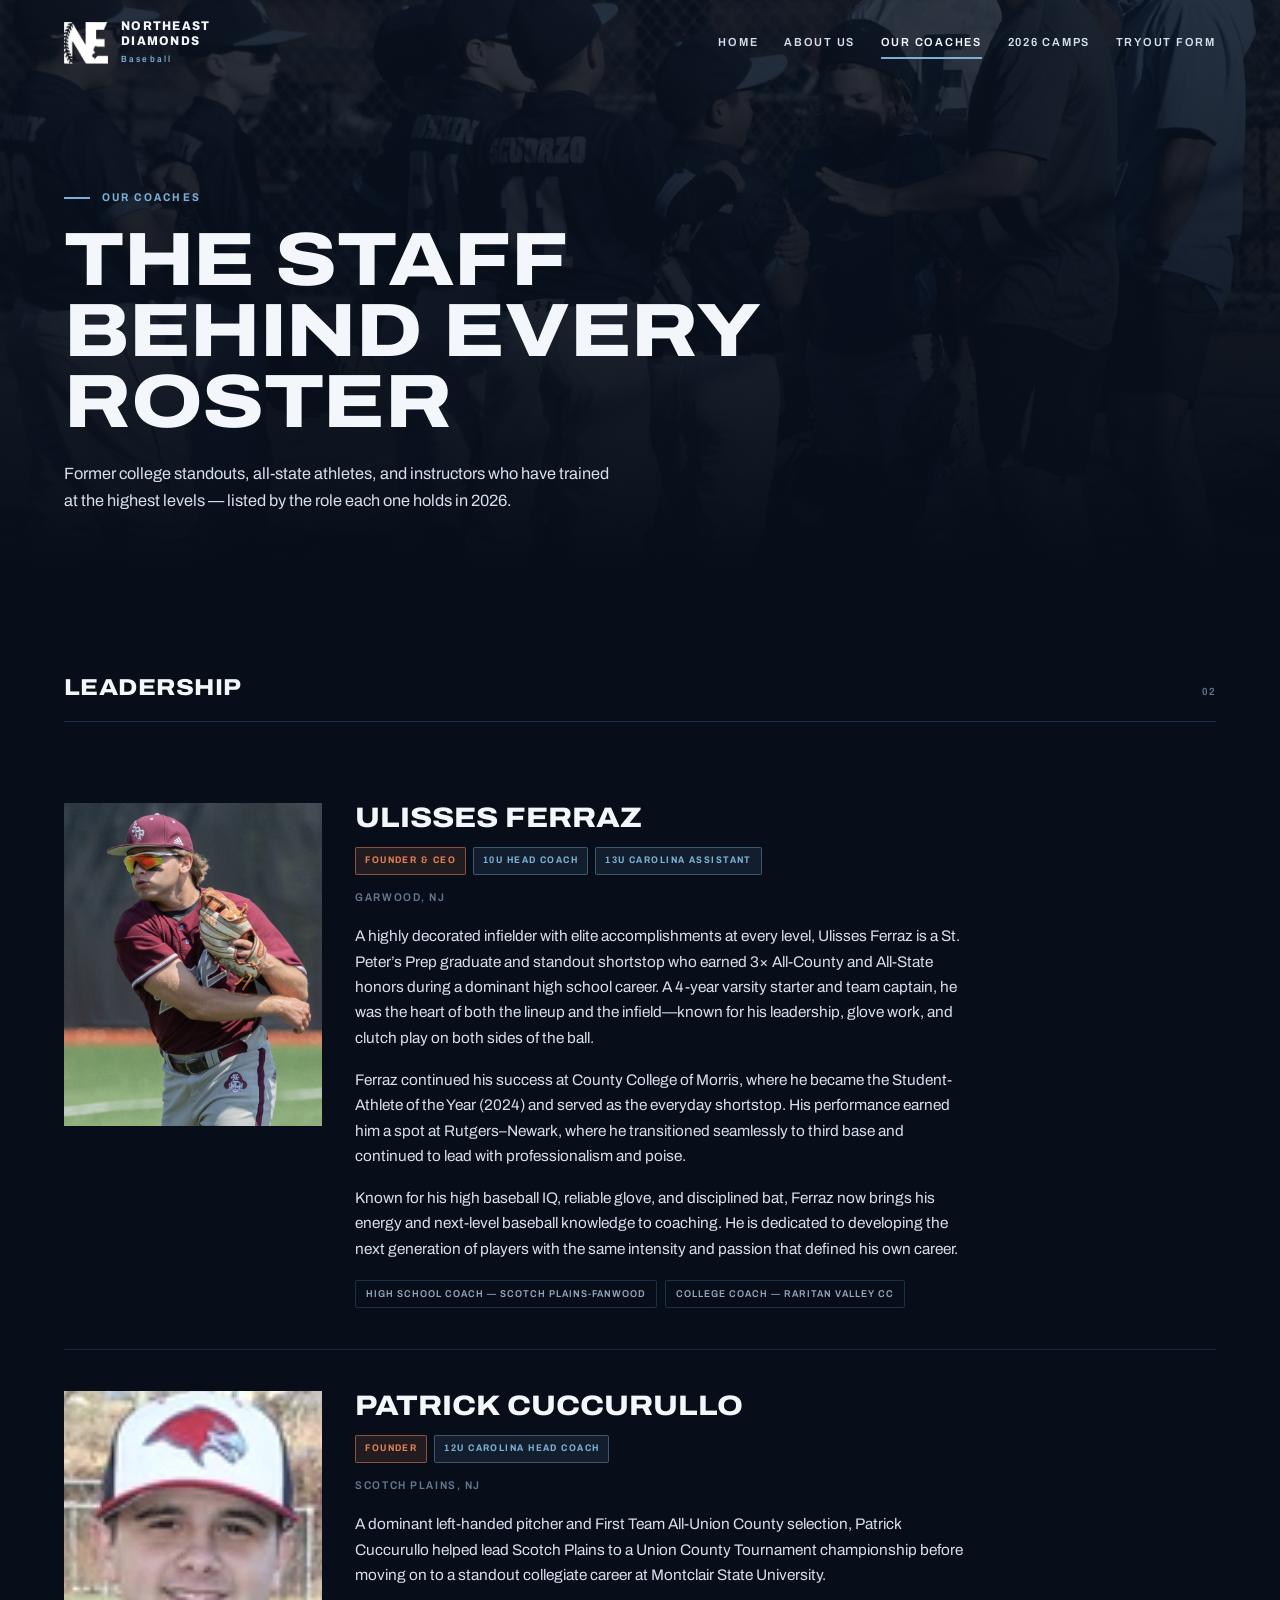
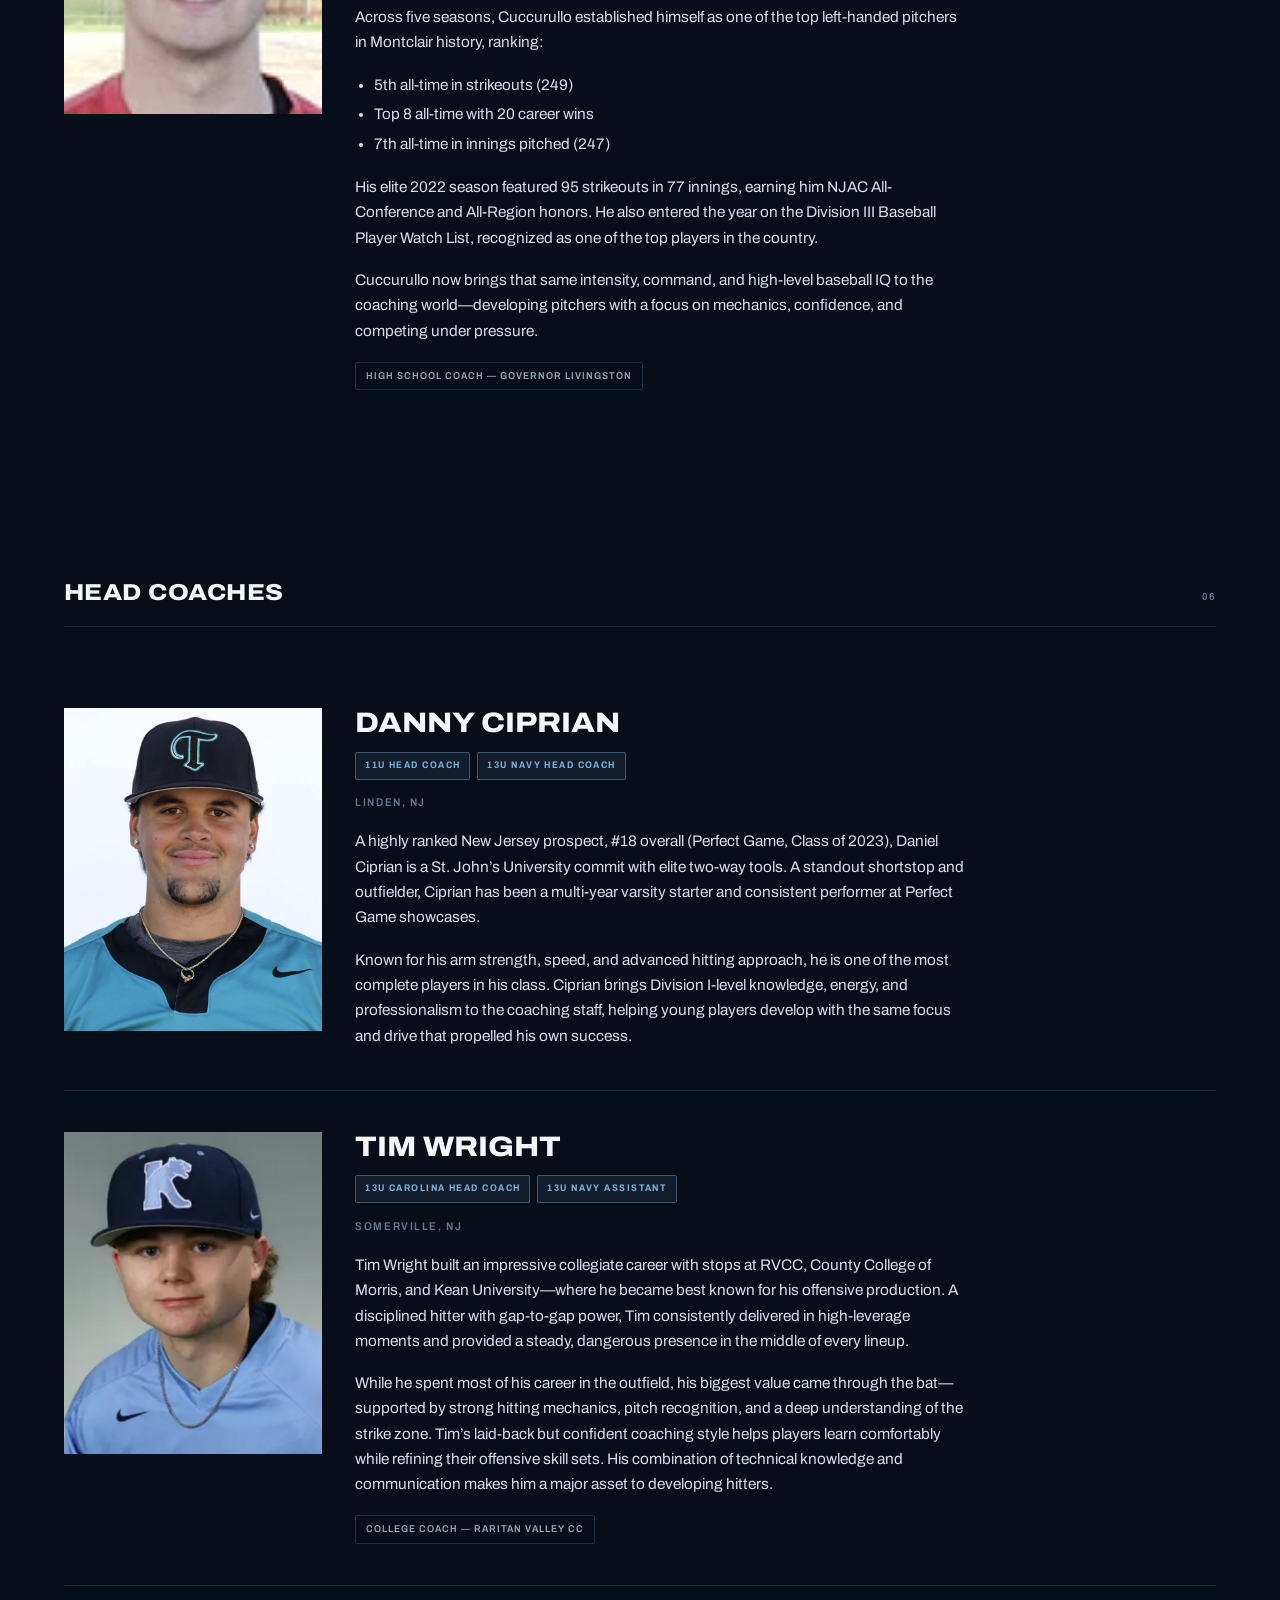
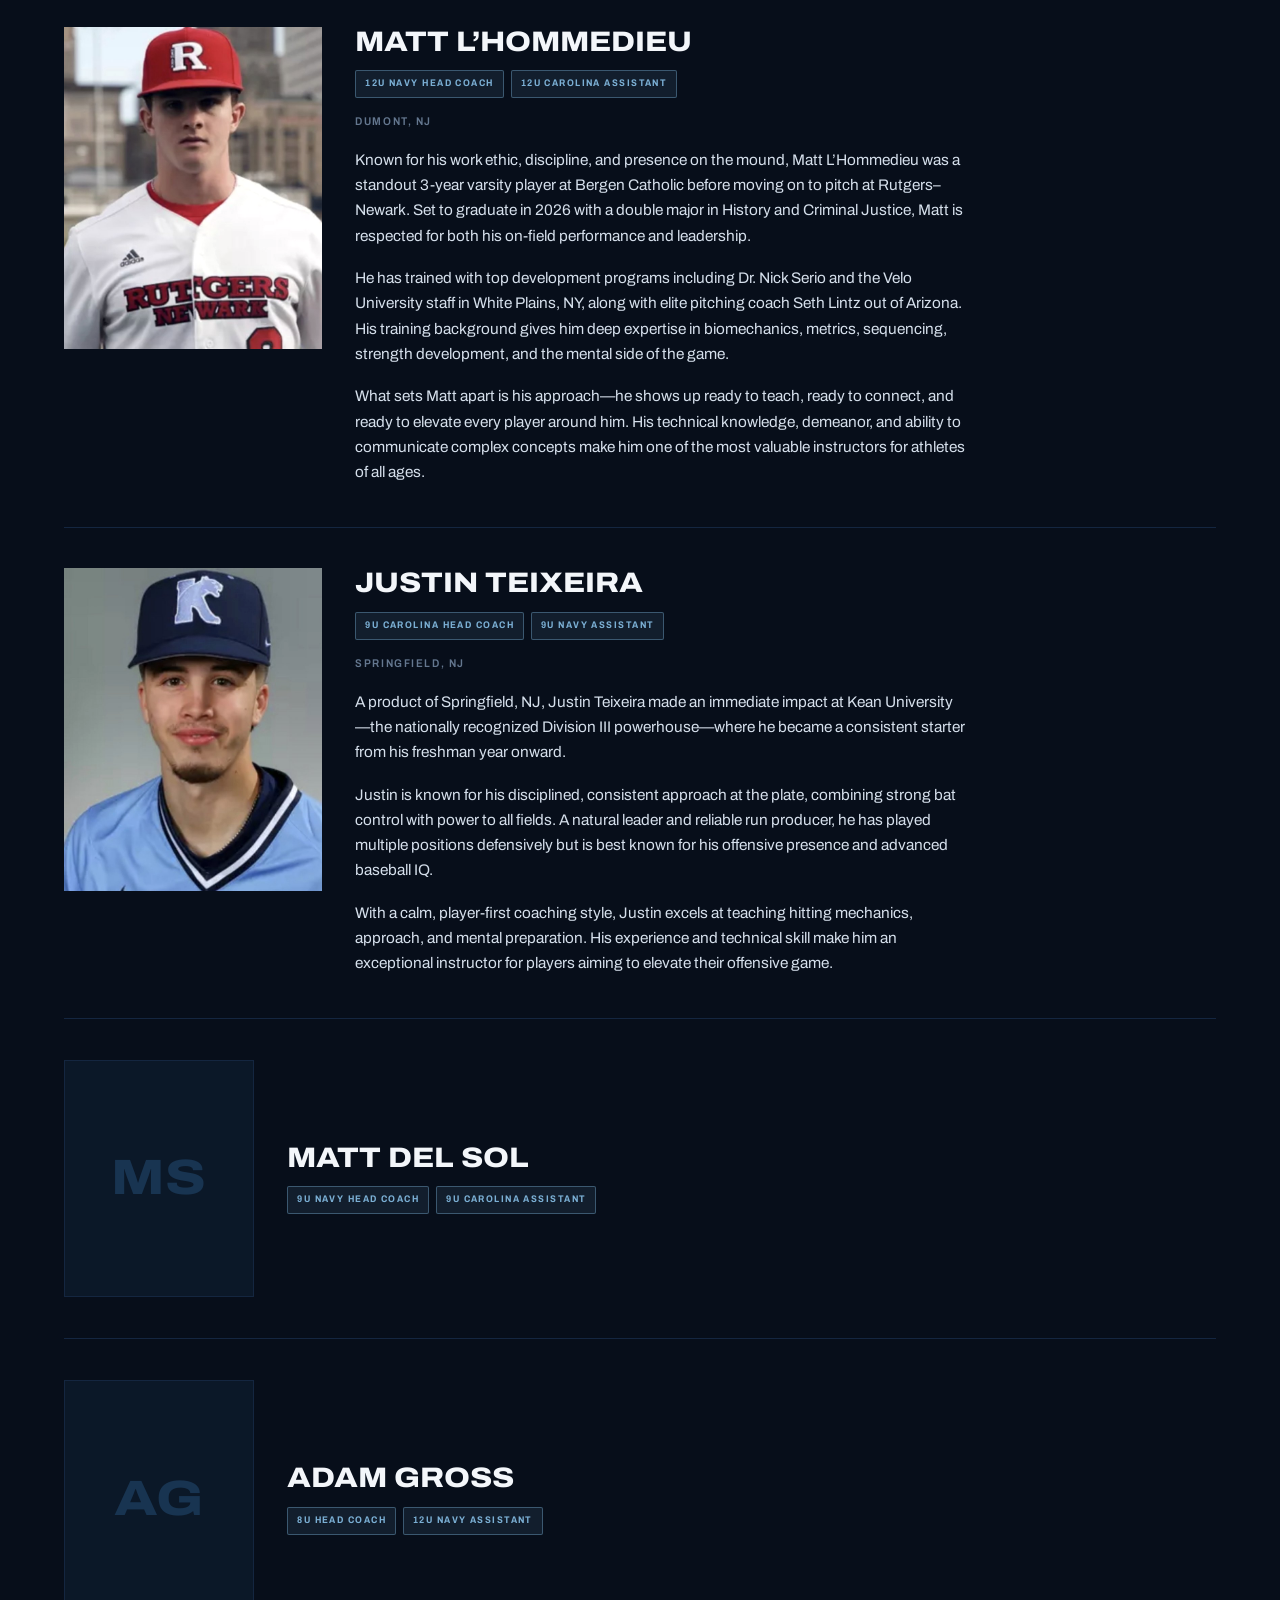
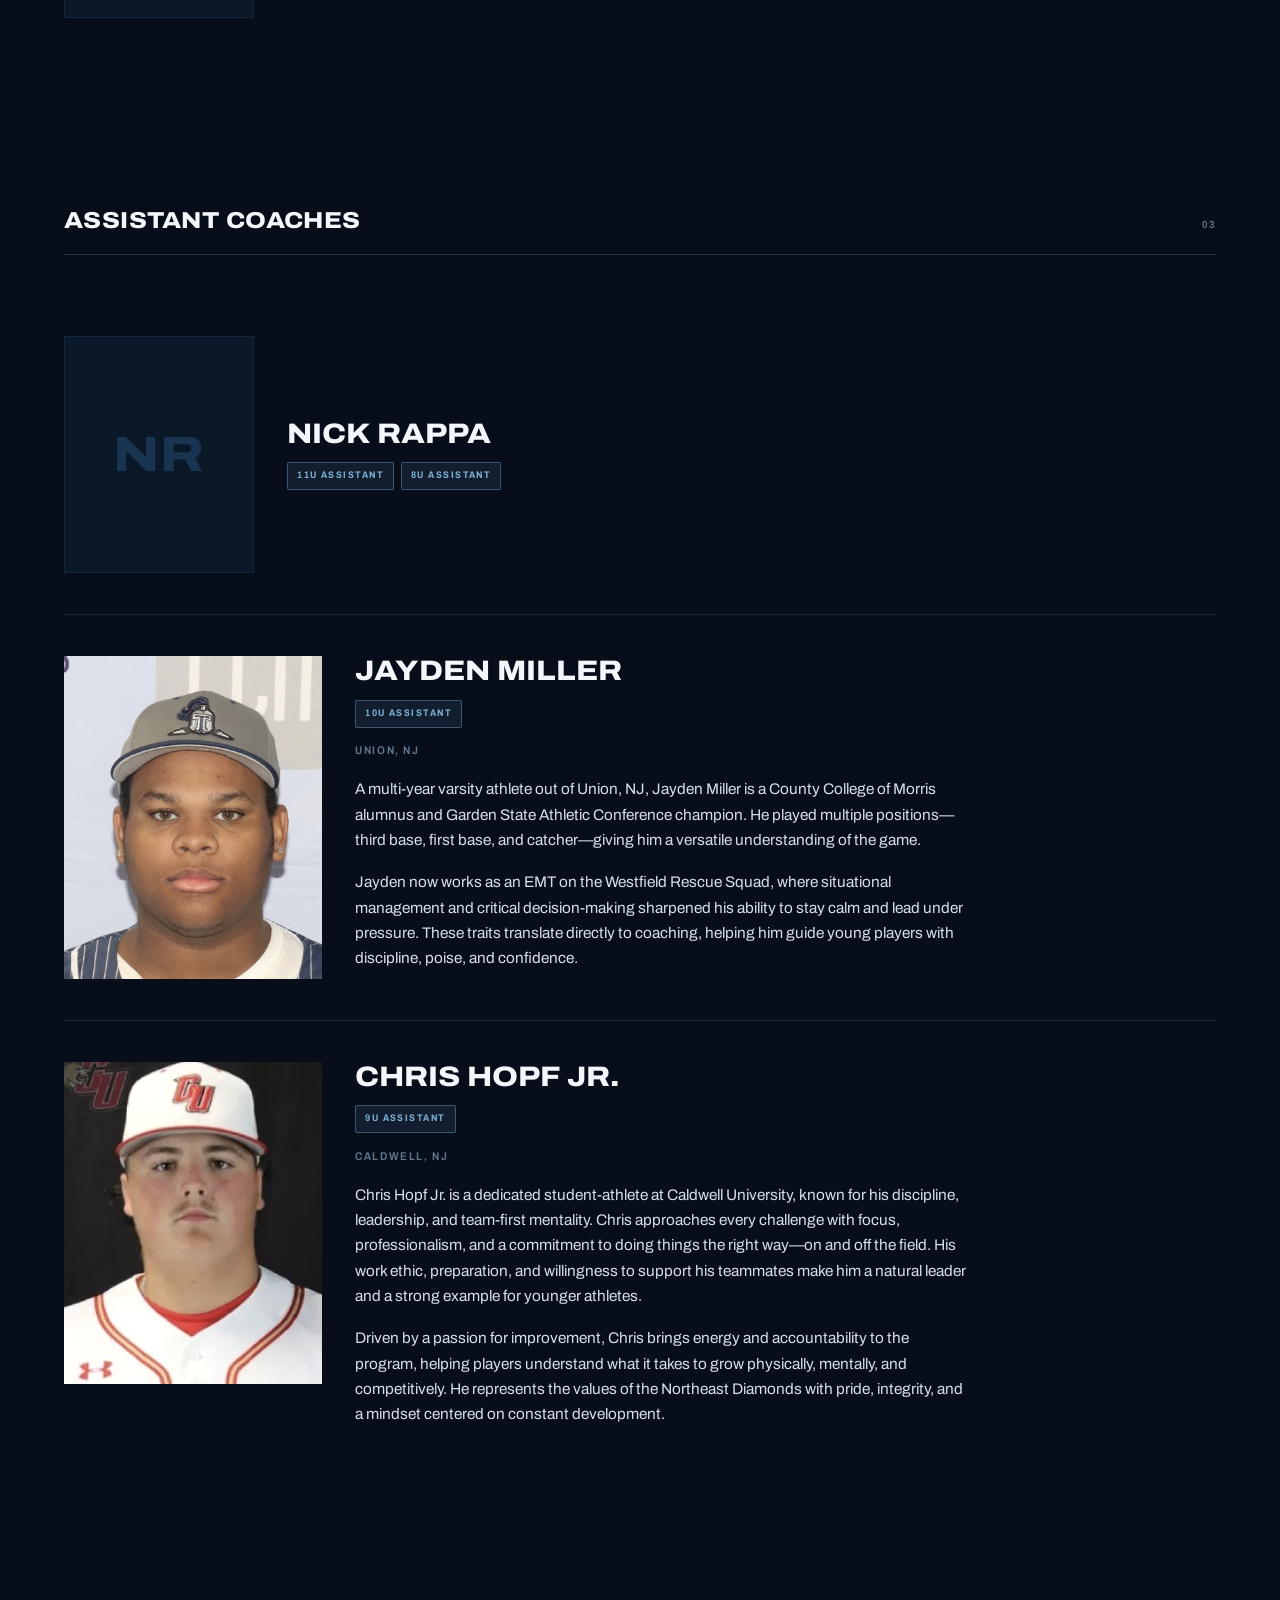
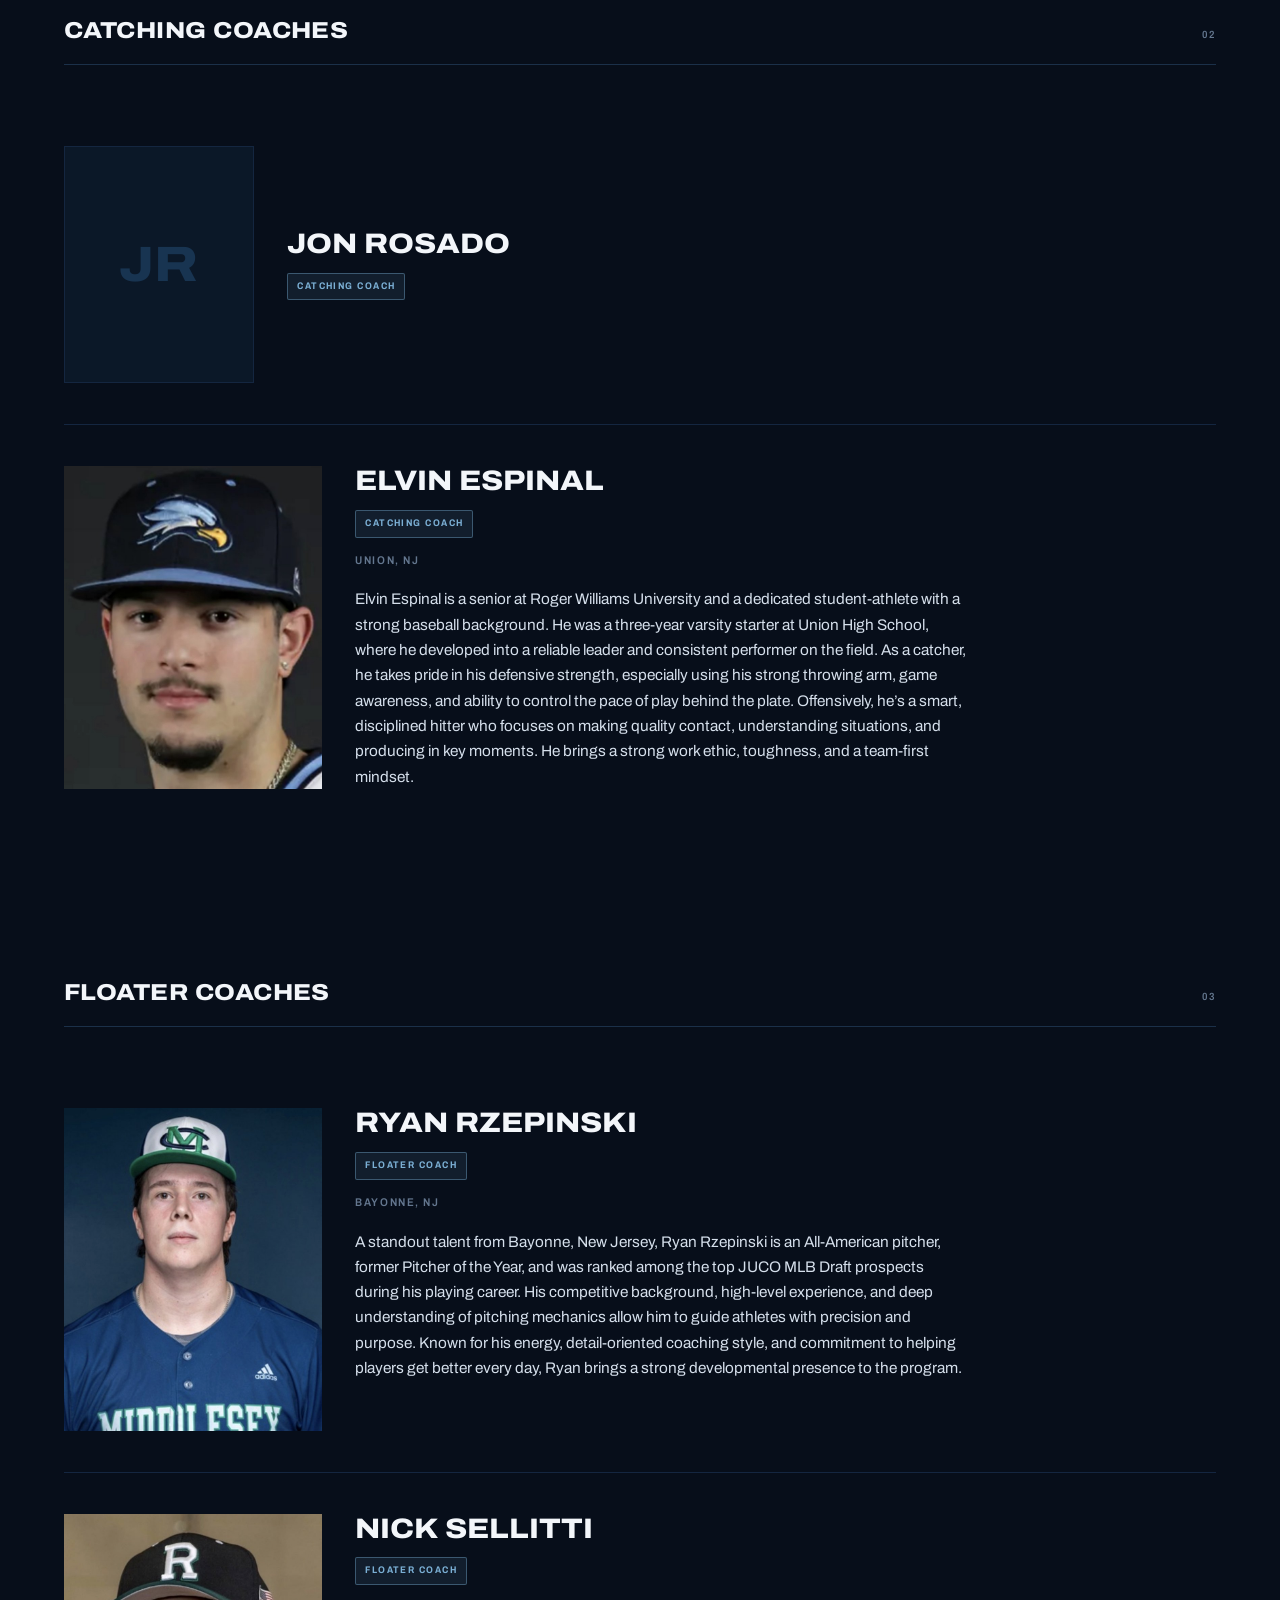
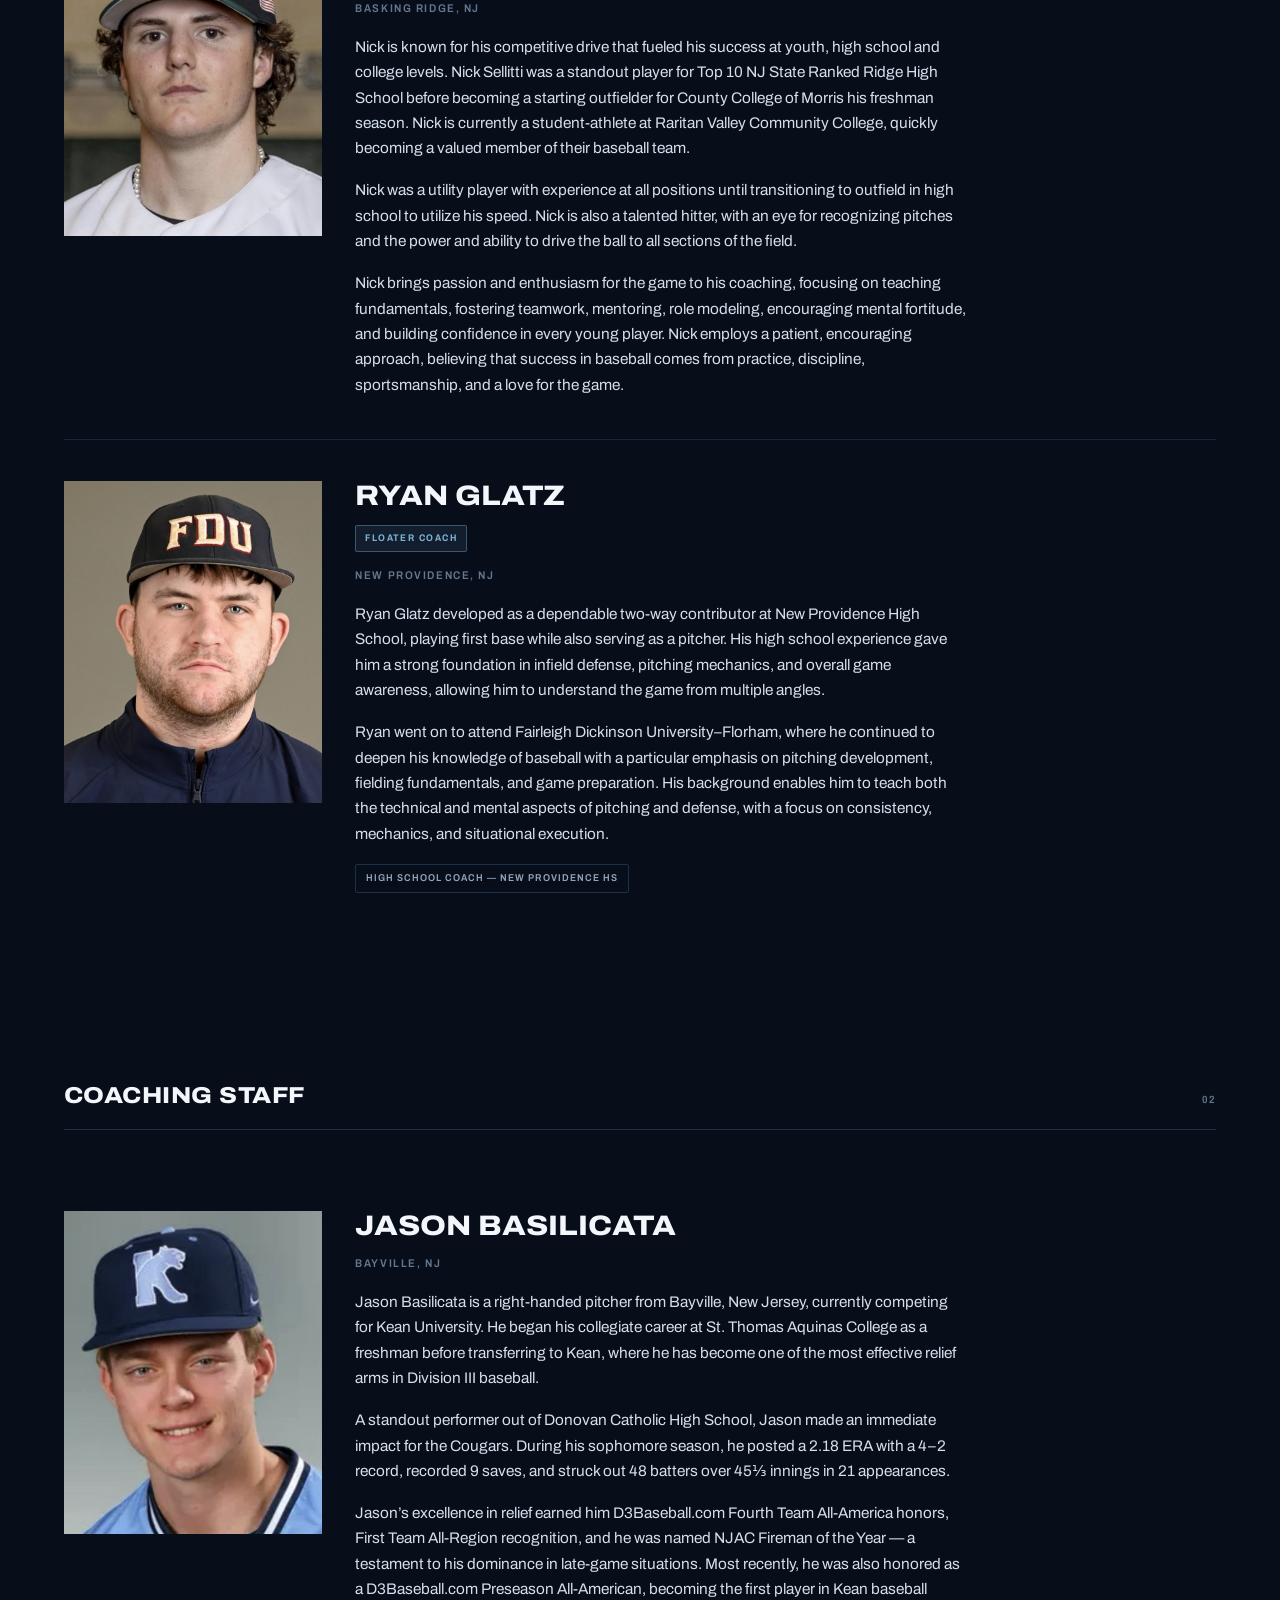
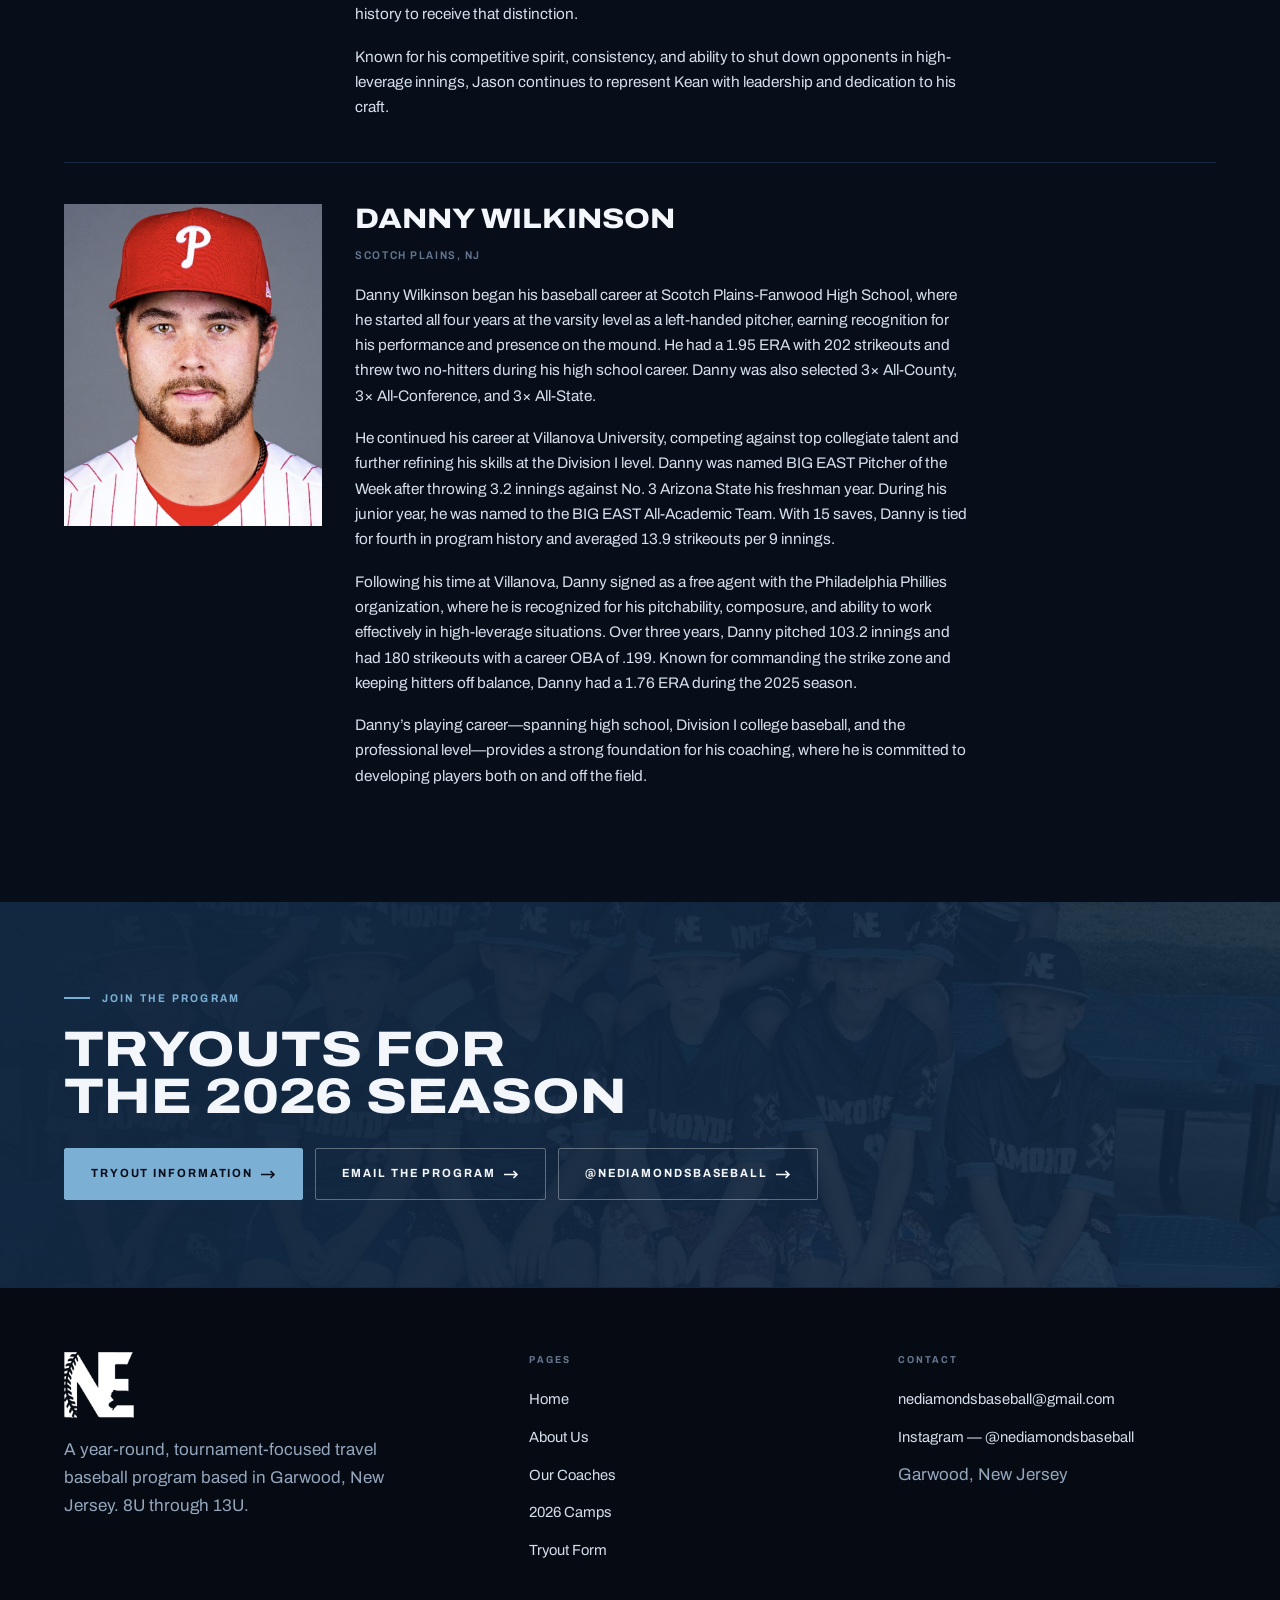
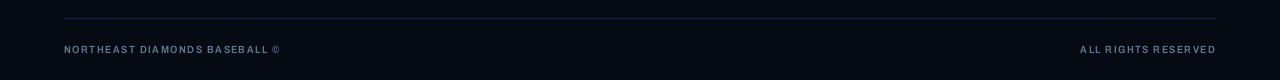
<file: our-coaches.html>
<!doctype html><html lang="en"><head><meta charset="utf-8"><meta name="viewport" content="width=device-width,initial-scale=1,viewport-fit=cover"><title>Our coaches | Develop Your Skills – Join Now — NE Diamonds Baseball</title><meta name="description" content="The Northeast Diamonds coaching staff — former college standouts, all-state athletes and instructors, team by team."><link rel="icon" href="/favicon.ico" sizes="32x32"><link rel="icon" type="image/png" sizes="32x32" href="/assets/icons/icon-32.png"><link rel="icon" type="image/png" sizes="192x192" href="/assets/icons/icon-192.png"><link rel="apple-touch-icon" href="/assets/icons/apple-touch-icon.png"><meta name="theme-color" content="#070E1A"><link rel="canonical" href="https://nediamondsbaseball.org/our-coaches"><meta property="og:type" content="website"><meta property="og:site_name" content="Northeast Diamonds Baseball"><meta property="og:locale" content="en_US"><meta property="og:title" content="Our coaches | Develop Your Skills – Join Now — NE Diamonds Baseball"><meta property="og:description" content="The Northeast Diamonds coaching staff — former college standouts, all-state athletes and instructors, team by team."><meta property="og:url" content="https://nediamondsbaseball.org/our-coaches"><meta property="og:image" content="https://nediamondsbaseball.org/assets/og/share.jpg"><meta property="og:image:secure_url" content="https://nediamondsbaseball.org/assets/og/share.jpg"><meta property="og:image:type" content="image/jpeg"><meta property="og:image:width" content="1200"><meta property="og:image:height" content="630"><meta property="og:image:alt" content="Northeast Diamonds Baseball — the team holding the PG Northeast Super Regional NIT champions banner."><meta name="twitter:card" content="summary_large_image"><meta name="twitter:title" content="Our coaches | Develop Your Skills – Join Now — NE Diamonds Baseball"><meta name="twitter:description" content="The Northeast Diamonds coaching staff — former college standouts, all-state athletes and instructors, team by team."><meta name="twitter:image" content="https://nediamondsbaseball.org/assets/og/share.jpg"><meta name="twitter:image:alt" content="Northeast Diamonds Baseball — the team holding the PG Northeast Super Regional NIT champions banner."><link rel="preconnect" href="https://fonts.googleapis.com"><link rel="preconnect" href="https://fonts.gstatic.com" crossorigin><link rel="stylesheet" href="https://fonts.googleapis.com/css2?family=Archivo:wdth,wght@62..125,400..900&display=swap"><link rel="stylesheet" href="assets/site.css"></head><body>
<header class="hdr">
  <div class="hdr-in">
    <a class="brand" href="index.html">
      <img src="assets/logos/ne-logo-white.png" alt="" width="44" height="42">
      <span><b>Northeast Diamonds</b><i>Baseball</i></span>
    </a>
    <nav class="nav"><a href="index.html">Home</a><a href="about-us.html">About Us</a><a href="our-coaches.html" aria-current="page">Our Coaches</a><a href="2026-camps.html">2026 Camps</a><a href="tryout-form.html">Tryout Form</a></nav>
    <button class="burger" id="burger" aria-expanded="false" aria-controls="mnav" aria-label="Menu"><i></i><i></i><i></i></button>
  </div>
</header>
<nav class="drawer" id="mnav"><a href="index.html">Home</a><a href="about-us.html">About Us</a><a href="our-coaches.html">Our Coaches</a><a href="2026-camps.html">2026 Camps</a><a href="tryout-form.html">Tryout Form</a></nav>
<section class="phero">
  <div class="phero-media"><img src="assets/gal/g07.jpg" alt=""></div>
  <div class="phero-in">
    <div class="wrap">
      <p class="eyebrow">Our coaches</p>
      <h1 class="display d1" style="max-width:14ch">The staff behind every roster</h1>
      <p class="lede" style="margin-top:1.4rem">Former college standouts, all-state athletes, and instructors who have trained at the highest levels &mdash; listed by the role each one holds in 2026.</p>
    </div>
  </div>
</section>

<section class="sec-tight">
  <div class="wrap">
    <div class="group-label">
      <h2>Leadership</h2>
      <span>02</span>
    </div>
    <article class="coach" style="--div:var(--clay-hi)" data-rv>
      <div class="shot"><img src="assets/head/ulisses-ferraz.jpg" alt="Ulisses Ferraz" loading="lazy" decoding="async" width="760" height="950"></div>
      <div>
        <h3>Ulisses Ferraz</h3>
        <div class="roles"><span class="role lead">Founder &amp; CEO</span><span class="role">10U Head Coach</span><span class="role">13U Carolina Assistant</span></div><p class="home">Garwood, NJ</p><div class="bio"><p>A highly decorated infielder with elite accomplishments at every level, Ulisses Ferraz is a St. Peter’s Prep graduate and standout shortstop who earned 3× All-County and All-State honors during a dominant high school career. A 4-year varsity starter and team captain, he was the heart of both the lineup and the infield—known for his leadership, glove work, and clutch play on both sides of the ball.</p><p>Ferraz continued his success at County College of Morris, where he became the Student-Athlete of the Year (2024) and served as the everyday shortstop. His performance earned him a spot at Rutgers–Newark, where he transitioned seamlessly to third base and continued to lead with professionalism and poise.</p><p>Known for his high baseball IQ, reliable glove, and disciplined bat, Ferraz now brings his energy and next-level baseball knowledge to coaching. He is dedicated to developing the next generation of players with the same intensity and passion that defined his own career.</p></div><div class="tags"><span class="tag">High School Coach — Scotch Plains-Fanwood</span><span class="tag">College Coach — Raritan Valley CC</span></div>
      </div>
    </article><article class="coach" style="--div:var(--clay-hi)" data-rv>
      <div class="shot"><img src="assets/head/patrick-cuccurullo.jpg" alt="Patrick Cuccurullo" loading="lazy" decoding="async" width="760" height="950"></div>
      <div>
        <h3>Patrick Cuccurullo</h3>
        <div class="roles"><span class="role lead">Founder</span><span class="role">12U Carolina Head Coach</span></div><p class="home">Scotch Plains, NJ</p><div class="bio"><p>A dominant left-handed pitcher and First Team All-Union County selection, Patrick Cuccurullo helped lead Scotch Plains to a Union County Tournament championship before moving on to a standout collegiate career at Montclair State University.</p><p>Across five seasons, Cuccurullo established himself as one of the top left-handed pitchers in Montclair history, ranking:</p><ul><li>5th all-time in strikeouts (249)</li><li>Top 8 all-time with 20 career wins</li><li>7th all-time in innings pitched (247)</li></ul><p>His elite 2022 season featured 95 strikeouts in 77 innings, earning him NJAC All-Conference and All-Region honors. He also entered the year on the Division III Baseball Player Watch List, recognized as one of the top players in the country.</p><p>Cuccurullo now brings that same intensity, command, and high-level baseball IQ to the coaching world—developing pitchers with a focus on mechanics, confidence, and competing under pressure.</p></div><div class="tags"><span class="tag">High School Coach — Governor Livingston</span></div>
      </div>
    </article>
  </div>
</section>
<section class="sec-tight">
  <div class="wrap">
    <div class="group-label">
      <h2>Head Coaches</h2>
      <span>06</span>
    </div>
    <article class="coach" style="--div:var(--carolina)" data-rv>
      <div class="shot"><img src="assets/head/daniel-ciprian.jpg" alt="Danny Ciprian" loading="lazy" decoding="async" width="760" height="950"></div>
      <div>
        <h3>Danny Ciprian</h3>
        <div class="roles"><span class="role">11U Head Coach</span><span class="role">13U Navy Head Coach</span></div><p class="home">Linden, NJ</p><div class="bio"><p>A highly ranked New Jersey prospect, #18 overall (Perfect Game, Class of 2023), Daniel Ciprian is a St. John’s University commit with elite two-way tools. A standout shortstop and outfielder, Ciprian has been a multi-year varsity starter and consistent performer at Perfect Game showcases.</p><p>Known for his arm strength, speed, and advanced hitting approach, he is one of the most complete players in his class. Ciprian brings Division I-level knowledge, energy, and professionalism to the coaching staff, helping young players develop with the same focus and drive that propelled his own success.</p></div>
      </div>
    </article><article class="coach" style="--div:var(--carolina)" data-rv>
      <div class="shot"><img src="assets/head/tim-wright.jpg" alt="Tim Wright" loading="lazy" decoding="async" width="760" height="950"></div>
      <div>
        <h3>Tim Wright</h3>
        <div class="roles"><span class="role">13U Carolina Head Coach</span><span class="role">13U Navy Assistant</span></div><p class="home">Somerville, NJ</p><div class="bio"><p>Tim Wright built an impressive collegiate career with stops at RVCC, County College of Morris, and Kean University—where he became best known for his offensive production. A disciplined hitter with gap-to-gap power, Tim consistently delivered in high-leverage moments and provided a steady, dangerous presence in the middle of every lineup.</p><p>While he spent most of his career in the outfield, his biggest value came through the bat—supported by strong hitting mechanics, pitch recognition, and a deep understanding of the strike zone. Tim’s laid-back but confident coaching style helps players learn comfortably while refining their offensive skill sets. His combination of technical knowledge and communication makes him a major asset to developing hitters.</p></div><div class="tags"><span class="tag">College Coach — Raritan Valley CC</span></div>
      </div>
    </article><article class="coach" style="--div:var(--carolina)" data-rv>
      <div class="shot"><img src="assets/head/matt-lhommedieu.jpg" alt="Matt L’Hommedieu" loading="lazy" decoding="async" width="760" height="950"></div>
      <div>
        <h3>Matt L’Hommedieu</h3>
        <div class="roles"><span class="role">12U Navy Head Coach</span><span class="role">12U Carolina Assistant</span></div><p class="home">Dumont, NJ</p><div class="bio"><p>Known for his work ethic, discipline, and presence on the mound, Matt L’Hommedieu was a standout 3-year varsity player at Bergen Catholic before moving on to pitch at Rutgers–Newark. Set to graduate in 2026 with a double major in History and Criminal Justice, Matt is respected for both his on-field performance and leadership.</p><p>He has trained with top development programs including Dr. Nick Serio and the Velo University staff in White Plains, NY, along with elite pitching coach Seth Lintz out of Arizona. His training background gives him deep expertise in biomechanics, metrics, sequencing, strength development, and the mental side of the game.</p><p>What sets Matt apart is his approach—he shows up ready to teach, ready to connect, and ready to elevate every player around him. His technical knowledge, demeanor, and ability to communicate complex concepts make him one of the most valuable instructors for athletes of all ages.</p></div>
      </div>
    </article><article class="coach" style="--div:var(--carolina)" data-rv>
      <div class="shot"><img src="assets/head/justin-teixeira.jpg" alt="Justin Teixeira" loading="lazy" decoding="async" width="760" height="950"></div>
      <div>
        <h3>Justin Teixeira</h3>
        <div class="roles"><span class="role">9U Carolina Head Coach</span><span class="role">9U Navy Assistant</span></div><p class="home">Springfield, NJ</p><div class="bio"><p>A product of Springfield, NJ, Justin Teixeira made an immediate impact at Kean University—the nationally recognized Division III powerhouse—where he became a consistent starter from his freshman year onward.</p><p>Justin is known for his disciplined, consistent approach at the plate, combining strong bat control with power to all fields. A natural leader and reliable run producer, he has played multiple positions defensively but is best known for his offensive presence and advanced baseball IQ.</p><p>With a calm, player-first coaching style, Justin excels at teaching hitting mechanics, approach, and mental preparation. His experience and technical skill make him an exceptional instructor for players aiming to elevate their offensive game.</p></div>
      </div>
    </article><article class="coach brief" style="--div:var(--carolina)" data-rv>
      <div class="shot noimg"><b>MS</b></div>
      <div>
        <h3>Matt Del Sol</h3>
        <div class="roles"><span class="role">9U Navy Head Coach</span><span class="role">9U Carolina Assistant</span></div>
      </div>
    </article><article class="coach brief" style="--div:var(--carolina)" data-rv>
      <div class="shot noimg"><b>AG</b></div>
      <div>
        <h3>Adam Gross</h3>
        <div class="roles"><span class="role">8U Head Coach</span><span class="role">12U Navy Assistant</span></div>
      </div>
    </article>
  </div>
</section>
<section class="sec-tight">
  <div class="wrap">
    <div class="group-label">
      <h2>Assistant Coaches</h2>
      <span>03</span>
    </div>
    <article class="coach brief" style="--div:var(--carolina)" data-rv>
      <div class="shot noimg"><b>NR</b></div>
      <div>
        <h3>Nick Rappa</h3>
        <div class="roles"><span class="role">11U Assistant</span><span class="role">8U Assistant</span></div>
      </div>
    </article><article class="coach" style="--div:var(--carolina)" data-rv>
      <div class="shot"><img src="assets/head/jayden-miller.jpg" alt="Jayden Miller" loading="lazy" decoding="async" width="760" height="950"></div>
      <div>
        <h3>Jayden Miller</h3>
        <div class="roles"><span class="role">10U Assistant</span></div><p class="home">Union, NJ</p><div class="bio"><p>A multi-year varsity athlete out of Union, NJ, Jayden Miller is a County College of Morris alumnus and Garden State Athletic Conference champion. He played multiple positions—third base, first base, and catcher—giving him a versatile understanding of the game.</p><p>Jayden now works as an EMT on the Westfield Rescue Squad, where situational management and critical decision-making sharpened his ability to stay calm and lead under pressure. These traits translate directly to coaching, helping him guide young players with discipline, poise, and confidence.</p></div>
      </div>
    </article><article class="coach" style="--div:var(--carolina)" data-rv>
      <div class="shot"><img src="assets/head/chris-hopf-jr.jpg" alt="Chris Hopf Jr." loading="lazy" decoding="async" width="760" height="950"></div>
      <div>
        <h3>Chris Hopf Jr.</h3>
        <div class="roles"><span class="role">9U Assistant</span></div><p class="home">Caldwell, NJ</p><div class="bio"><p>Chris Hopf Jr. is a dedicated student-athlete at Caldwell University, known for his discipline, leadership, and team-first mentality. Chris approaches every challenge with focus, professionalism, and a commitment to doing things the right way—on and off the field. His work ethic, preparation, and willingness to support his teammates make him a natural leader and a strong example for younger athletes.</p><p>Driven by a passion for improvement, Chris brings energy and accountability to the program, helping players understand what it takes to grow physically, mentally, and competitively. He represents the values of the Northeast Diamonds with pride, integrity, and a mindset centered on constant development.</p></div>
      </div>
    </article>
  </div>
</section>
<section class="sec-tight">
  <div class="wrap">
    <div class="group-label">
      <h2>Catching Coaches</h2>
      <span>02</span>
    </div>
    <article class="coach brief" style="--div:var(--carolina)" data-rv>
      <div class="shot noimg"><b>JR</b></div>
      <div>
        <h3>Jon Rosado</h3>
        <div class="roles"><span class="role">Catching Coach</span></div>
      </div>
    </article><article class="coach" style="--div:var(--carolina)" data-rv>
      <div class="shot"><img src="assets/head/elvin-espinal.jpg" alt="Elvin Espinal" loading="lazy" decoding="async" width="760" height="950"></div>
      <div>
        <h3>Elvin Espinal</h3>
        <div class="roles"><span class="role">Catching Coach</span></div><p class="home">Union, NJ</p><div class="bio"><p>Elvin Espinal is a senior at Roger Williams University and a dedicated student-athlete with a strong baseball background. He was a three-year varsity starter at Union High School, where he developed into a reliable leader and consistent performer on the field. As a catcher, he takes pride in his defensive strength, especially using his strong throwing arm, game awareness, and ability to control the pace of play behind the plate. Offensively, he’s a smart, disciplined hitter who focuses on making quality contact, understanding situations, and producing in key moments. He brings a strong work ethic, toughness, and a team-first mindset.</p></div>
      </div>
    </article>
  </div>
</section>
<section class="sec-tight">
  <div class="wrap">
    <div class="group-label">
      <h2>Floater Coaches</h2>
      <span>03</span>
    </div>
    <article class="coach" style="--div:var(--carolina)" data-rv>
      <div class="shot"><img src="assets/head/ryan-rzepinski.jpg" alt="Ryan Rzepinski" loading="lazy" decoding="async" width="760" height="950"></div>
      <div>
        <h3>Ryan Rzepinski</h3>
        <div class="roles"><span class="role">Floater Coach</span></div><p class="home">Bayonne, NJ</p><div class="bio"><p>A standout talent from Bayonne, New Jersey, Ryan Rzepinski is an All-American pitcher, former Pitcher of the Year, and was ranked among the top JUCO MLB Draft prospects during his playing career. His competitive background, high-level experience, and deep understanding of pitching mechanics allow him to guide athletes with precision and purpose. Known for his energy, detail-oriented coaching style, and commitment to helping players get better every day, Ryan brings a strong developmental presence to the program.</p></div>
      </div>
    </article><article class="coach" style="--div:var(--carolina)" data-rv>
      <div class="shot"><img src="assets/head/nick-sellitti.jpg" alt="Nick Sellitti" loading="lazy" decoding="async" width="760" height="950"></div>
      <div>
        <h3>Nick Sellitti</h3>
        <div class="roles"><span class="role">Floater Coach</span></div><p class="home">Basking Ridge, NJ</p><div class="bio"><p>Nick is known for his competitive drive that fueled his success at youth, high school and college levels. Nick Sellitti was a standout player for Top 10 NJ State Ranked Ridge High School before becoming a starting outfielder for County College of Morris his freshman season. Nick is currently a student-athlete at Raritan Valley Community College, quickly becoming a valued member of their baseball team.</p><p>Nick was a utility player with experience at all positions until transitioning to outfield in high school to utilize his speed. Nick is also a talented hitter, with an eye for recognizing pitches and the power and ability to drive the ball to all sections of the field.</p><p>Nick brings passion and enthusiasm for the game to his coaching, focusing on teaching fundamentals, fostering teamwork, mentoring, role modeling, encouraging mental fortitude, and building confidence in every young player. Nick employs a patient, encouraging approach, believing that success in baseball comes from practice, discipline, sportsmanship, and a love for the game.</p></div>
      </div>
    </article><article class="coach" style="--div:var(--carolina)" data-rv>
      <div class="shot"><img src="assets/head/ryan-glatz.jpg" alt="Ryan Glatz" loading="lazy" decoding="async" width="760" height="950"></div>
      <div>
        <h3>Ryan Glatz</h3>
        <div class="roles"><span class="role">Floater Coach</span></div><p class="home">New Providence, NJ</p><div class="bio"><p>Ryan Glatz developed as a dependable two-way contributor at New Providence High School, playing first base while also serving as a pitcher. His high school experience gave him a strong foundation in infield defense, pitching mechanics, and overall game awareness, allowing him to understand the game from multiple angles.</p><p>Ryan went on to attend Fairleigh Dickinson University–Florham, where he continued to deepen his knowledge of baseball with a particular emphasis on pitching development, fielding fundamentals, and game preparation. His background enables him to teach both the technical and mental aspects of pitching and defense, with a focus on consistency, mechanics, and situational execution.</p></div><div class="tags"><span class="tag">High School Coach — New Providence HS</span></div>
      </div>
    </article>
  </div>
</section>
<section class="sec-tight">
  <div class="wrap">
    <div class="group-label">
      <h2>Coaching Staff</h2>
      <span>02</span>
    </div>
    <article class="coach" style="--div:var(--carolina)" data-rv>
      <div class="shot"><img src="assets/head/jason-basilicata.jpg" alt="Jason Basilicata" loading="lazy" decoding="async" width="760" height="950"></div>
      <div>
        <h3>Jason Basilicata</h3>
        <p class="home">Bayville, NJ</p><div class="bio"><p>Jason Basilicata is a right-handed pitcher from Bayville, New Jersey, currently competing for Kean University. He began his collegiate career at St. Thomas Aquinas College as a freshman before transferring to Kean, where he has become one of the most effective relief arms in Division III baseball.</p><p>A standout performer out of Donovan Catholic High School, Jason made an immediate impact for the Cougars. During his sophomore season, he posted a 2.18 ERA with a 4–2 record, recorded 9 saves, and struck out 48 batters over 45⅓ innings in 21 appearances.</p><p>Jason’s excellence in relief earned him D3Baseball.com Fourth Team All-America honors, First Team All-Region recognition, and he was named NJAC Fireman of the Year — a testament to his dominance in late-game situations. Most recently, he was also honored as a D3Baseball.com Preseason All-American, becoming the first player in Kean baseball history to receive that distinction.</p><p>Known for his competitive spirit, consistency, and ability to shut down opponents in high-leverage innings, Jason continues to represent Kean with leadership and dedication to his craft.</p></div>
      </div>
    </article><article class="coach" style="--div:var(--carolina)" data-rv>
      <div class="shot"><img src="assets/head/danny-wilkinson.jpg" alt="Danny Wilkinson" loading="lazy" decoding="async" width="760" height="950"></div>
      <div>
        <h3>Danny Wilkinson</h3>
        <p class="home">Scotch Plains, NJ</p><div class="bio"><p>Danny Wilkinson began his baseball career at Scotch Plains-Fanwood High School, where he started all four years at the varsity level as a left-handed pitcher, earning recognition for his performance and presence on the mound. He had a 1.95 ERA with 202 strikeouts and threw two no-hitters during his high school career. Danny was also selected 3× All-County, 3× All-Conference, and 3× All-State.</p><p>He continued his career at Villanova University, competing against top collegiate talent and further refining his skills at the Division I level. Danny was named BIG EAST Pitcher of the Week after throwing 3.2 innings against No. 3 Arizona State his freshman year. During his junior year, he was named to the BIG EAST All-Academic Team. With 15 saves, Danny is tied for fourth in program history and averaged 13.9 strikeouts per 9 innings.</p><p>Following his time at Villanova, Danny signed as a free agent with the Philadelphia Phillies organization, where he is recognized for his pitchability, composure, and ability to work effectively in high-leverage situations. Over three years, Danny pitched 103.2 innings and had 180 strikeouts with a career OBA of .199. Known for commanding the strike zone and keeping hitters off balance, Danny had a 1.76 ERA during the 2025 season.</p><p>Danny’s playing career—spanning high school, Division I college baseball, and the professional level—provides a strong foundation for his coaching, where he is committed to developing players both on and off the field.</p></div>
      </div>
    </article>
  </div>
</section>

<section class="band">
  <div class="band-media"><img src="assets/gal/g10.jpg" alt="" loading="lazy" decoding="async"></div>
  <div class="band-in">
    <div class="wrap">
      <p class="eyebrow">Join the program</p>
      <h2 class="display d2" style="max-width:20ch">Tryouts for the 2026 season</h2>
      <div class="btns" style="margin-top:1.8rem">
        <a class="btn clay" href="tryout-form.html">Tryout information <svg class="arw" width="15" height="9" viewBox="0 0 15 9" fill="none" aria-hidden="true"><path d="M0 4.5h13M9.5 1l3.5 3.5L9.5 8" stroke="currentColor" stroke-width="1.6"/></svg></a>
        <a class="btn ghost" href="mailto:nediamondsbaseball@gmail.com">Email the program <svg class="arw" width="15" height="9" viewBox="0 0 15 9" fill="none" aria-hidden="true"><path d="M0 4.5h13M9.5 1l3.5 3.5L9.5 8" stroke="currentColor" stroke-width="1.6"/></svg></a>
        <a class="btn ghost" href="https://www.instagram.com/nediamondsbaseball/" target="_blank" rel="noopener">@nediamondsbaseball <svg class="arw" width="15" height="9" viewBox="0 0 15 9" fill="none" aria-hidden="true"><path d="M0 4.5h13M9.5 1l3.5 3.5L9.5 8" stroke="currentColor" stroke-width="1.6"/></svg></a>
      </div>
    </div>
  </div>
</section>
<footer class="ftr">
  <div class="wrap">
    <div class="ftr-grid">
      <div class="ftr-brand">
        <img src="assets/logos/ne-logo-white.png" alt="Northeast Diamonds Baseball" width="70" height="66">
        <p class="muted" style="max-width:34ch">A year-round, tournament-focused travel baseball program based in Garwood, New Jersey. 8U through 13U.</p>
      </div>
      <div>
        <h4>Pages</h4>
        <ul><li><a href="index.html">Home</a></li><li><a href="about-us.html">About Us</a></li><li><a href="our-coaches.html">Our Coaches</a></li><li><a href="2026-camps.html">2026 Camps</a></li><li><a href="tryout-form.html">Tryout Form</a></li></ul>
      </div>
      <div>
        <h4>Contact</h4>
        <ul>
          <li><a href="mailto:nediamondsbaseball@gmail.com">nediamondsbaseball@gmail.com</a></li>
          <li><a href="https://www.instagram.com/nediamondsbaseball/" target="_blank" rel="noopener">Instagram &mdash; @nediamondsbaseball</a></li>
          <li class="muted">Garwood, New Jersey</li>
        </ul>
      </div>
    </div>
    <div class="ftr-base">
      <span>Northeast Diamonds Baseball &copy;</span>
      <span>All rights reserved</span>
    </div>
  </div>
</footer><script src="assets/site.js"></script></body></html>
</file>
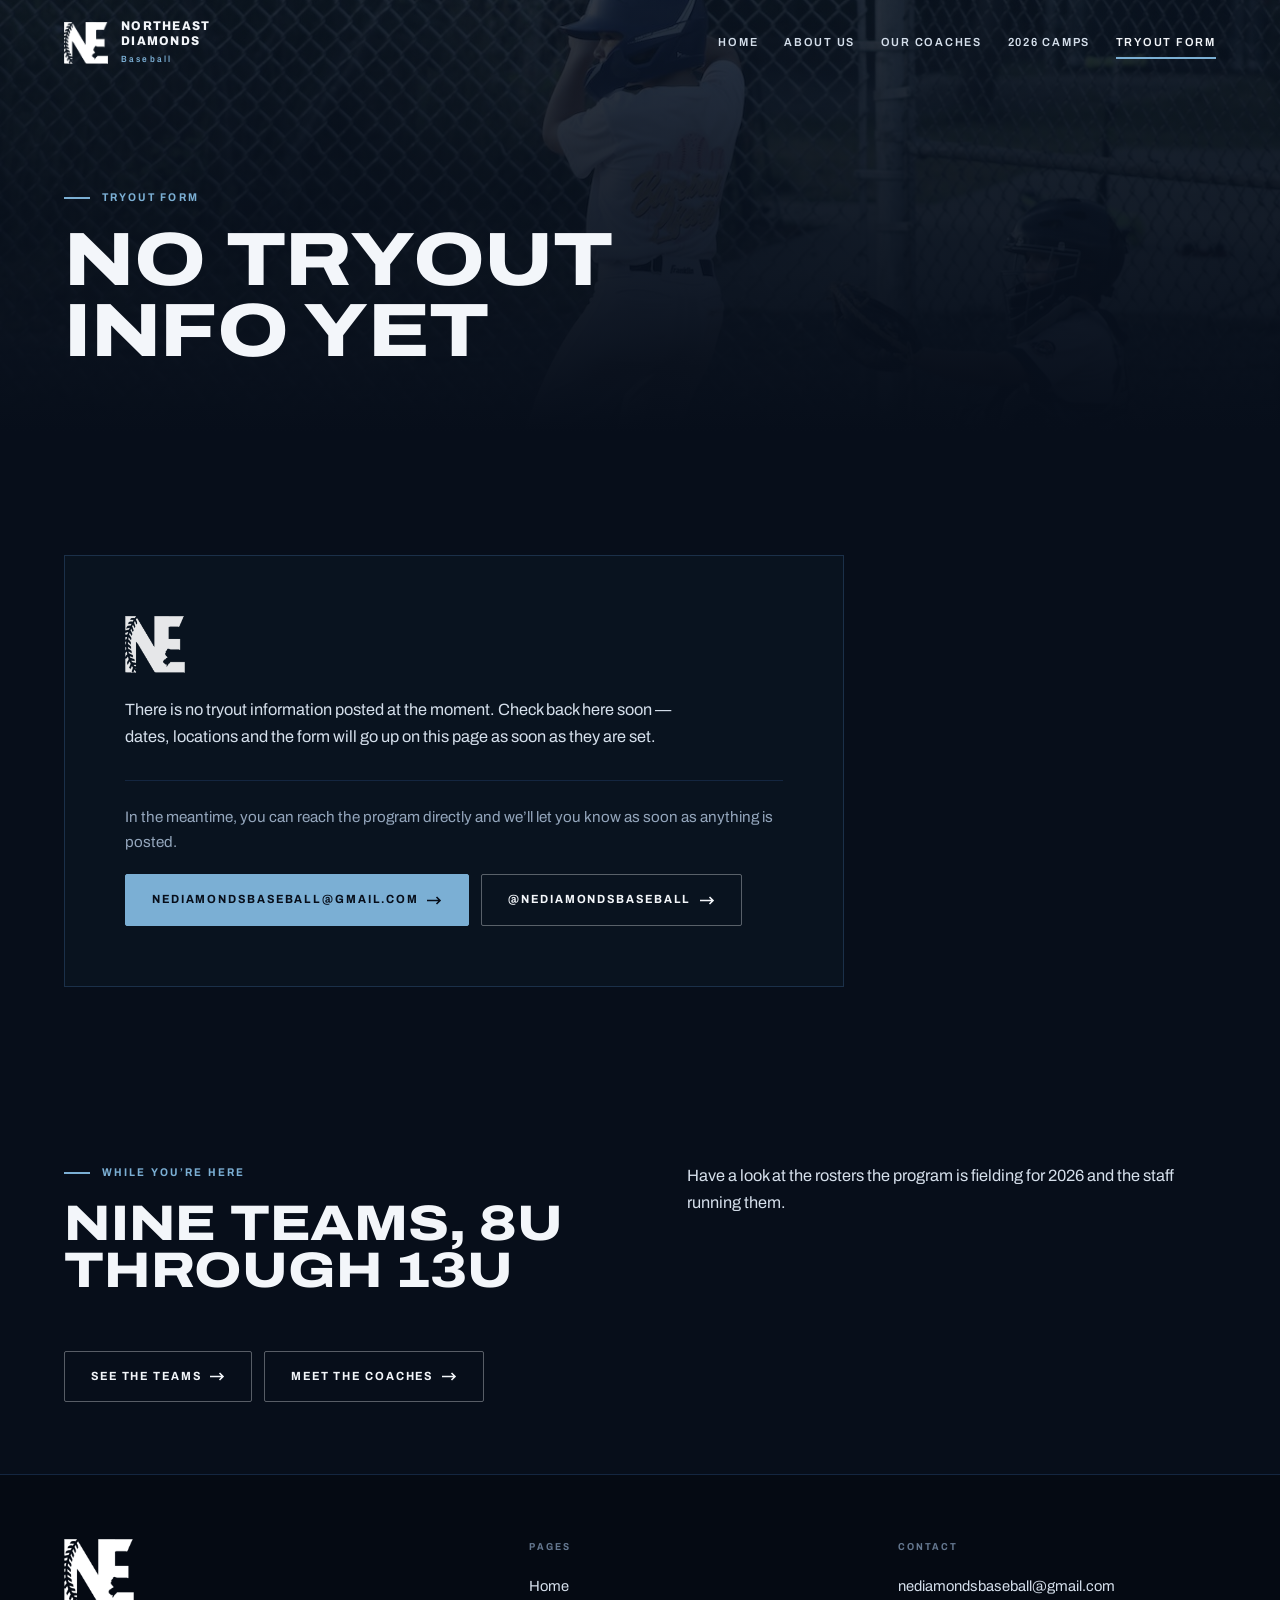
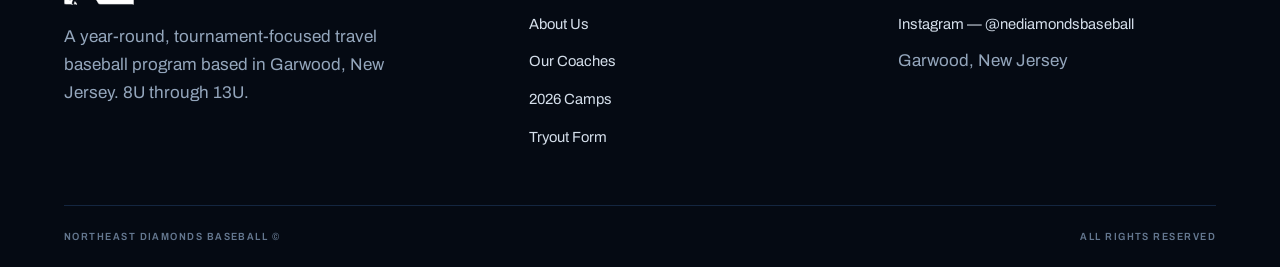
<file: tryout-form.html>
<!doctype html><html lang="en"><head><meta charset="utf-8"><meta name="viewport" content="width=device-width,initial-scale=1,viewport-fit=cover"><title>Tryout Form — NE Diamonds Baseball</title><meta name="description" content="Tryout information for Northeast Diamonds Baseball."><link rel="icon" href="/favicon.ico" sizes="32x32"><link rel="icon" type="image/png" sizes="32x32" href="/assets/icons/icon-32.png"><link rel="icon" type="image/png" sizes="192x192" href="/assets/icons/icon-192.png"><link rel="apple-touch-icon" href="/assets/icons/apple-touch-icon.png"><meta name="theme-color" content="#070E1A"><link rel="canonical" href="https://nediamondsbaseball.org/tryout-form"><meta property="og:type" content="website"><meta property="og:site_name" content="Northeast Diamonds Baseball"><meta property="og:locale" content="en_US"><meta property="og:title" content="Tryout Form — NE Diamonds Baseball"><meta property="og:description" content="Tryout information for Northeast Diamonds Baseball."><meta property="og:url" content="https://nediamondsbaseball.org/tryout-form"><meta property="og:image" content="https://nediamondsbaseball.org/assets/og/share.jpg"><meta property="og:image:secure_url" content="https://nediamondsbaseball.org/assets/og/share.jpg"><meta property="og:image:type" content="image/jpeg"><meta property="og:image:width" content="1200"><meta property="og:image:height" content="630"><meta property="og:image:alt" content="Northeast Diamonds Baseball — the team holding the PG Northeast Super Regional NIT champions banner."><meta name="twitter:card" content="summary_large_image"><meta name="twitter:title" content="Tryout Form — NE Diamonds Baseball"><meta name="twitter:description" content="Tryout information for Northeast Diamonds Baseball."><meta name="twitter:image" content="https://nediamondsbaseball.org/assets/og/share.jpg"><meta name="twitter:image:alt" content="Northeast Diamonds Baseball — the team holding the PG Northeast Super Regional NIT champions banner."><link rel="preconnect" href="https://fonts.googleapis.com"><link rel="preconnect" href="https://fonts.gstatic.com" crossorigin><link rel="stylesheet" href="https://fonts.googleapis.com/css2?family=Archivo:wdth,wght@62..125,400..900&display=swap"><link rel="stylesheet" href="assets/site.css"></head><body>
<header class="hdr">
  <div class="hdr-in">
    <a class="brand" href="index.html">
      <img src="assets/logos/ne-logo-white.png" alt="" width="44" height="42">
      <span><b>Northeast Diamonds</b><i>Baseball</i></span>
    </a>
    <nav class="nav"><a href="index.html">Home</a><a href="about-us.html">About Us</a><a href="our-coaches.html">Our Coaches</a><a href="2026-camps.html">2026 Camps</a><a href="tryout-form.html" aria-current="page">Tryout Form</a></nav>
    <button class="burger" id="burger" aria-expanded="false" aria-controls="mnav" aria-label="Menu"><i></i><i></i><i></i></button>
  </div>
</header>
<nav class="drawer" id="mnav"><a href="index.html">Home</a><a href="about-us.html">About Us</a><a href="our-coaches.html">Our Coaches</a><a href="2026-camps.html">2026 Camps</a><a href="tryout-form.html">Tryout Form</a></nav>
<section class="phero">
  <div class="phero-media"><img src="assets/gal/g05.jpg" alt=""></div>
  <div class="phero-in">
    <div class="wrap">
      <p class="eyebrow">Tryout Form</p>
      <h1 class="display d1" style="max-width:13ch">No tryout info yet</h1>
    </div>
  </div>
</section>

<section class="sec">
  <div class="wrap">
    <div class="holding">
      <img class="mark" src="assets/logos/ne-logo-white.png" alt="" width="60" height="57">
      <p class="lede">There is no tryout information posted at the moment. Check back here soon &mdash; dates, locations and the form will go up on this page as soon as they are set.</p>
      <div class="note">
        <p class="muted" style="font-size:.95rem">In the meantime, you can reach the program directly and we&rsquo;ll let you know as soon as anything is posted.</p>
        <div class="btns" style="margin-top:1.2rem">
          <a class="btn" href="mailto:nediamondsbaseball@gmail.com">nediamondsbaseball@gmail.com <svg class="arw" width="15" height="9" viewBox="0 0 15 9" fill="none" aria-hidden="true"><path d="M0 4.5h13M9.5 1l3.5 3.5L9.5 8" stroke="currentColor" stroke-width="1.6"/></svg></a>
          <a class="btn ghost" href="https://www.instagram.com/nediamondsbaseball/" target="_blank" rel="noopener">@nediamondsbaseball <svg class="arw" width="15" height="9" viewBox="0 0 15 9" fill="none" aria-hidden="true"><path d="M0 4.5h13M9.5 1l3.5 3.5L9.5 8" stroke="currentColor" stroke-width="1.6"/></svg></a>
        </div>
      </div>
    </div>
  </div>
</section>

<section class="sec-tight">
  <div class="wrap">
    <div class="sec-head">
      <div>
        <p class="eyebrow">While you&rsquo;re here</p>
        <h2 class="display d2">Nine teams, 8U through 13U</h2>
      </div>
      <p class="lede">Have a look at the rosters the program is fielding for 2026 and the staff running them.</p>
    </div>
    <div class="btns">
      <a class="btn ghost" href="index.html#teams">See the teams <svg class="arw" width="15" height="9" viewBox="0 0 15 9" fill="none" aria-hidden="true"><path d="M0 4.5h13M9.5 1l3.5 3.5L9.5 8" stroke="currentColor" stroke-width="1.6"/></svg></a>
      <a class="btn ghost" href="our-coaches.html">Meet the coaches <svg class="arw" width="15" height="9" viewBox="0 0 15 9" fill="none" aria-hidden="true"><path d="M0 4.5h13M9.5 1l3.5 3.5L9.5 8" stroke="currentColor" stroke-width="1.6"/></svg></a>
    </div>
  </div>
</section>
<footer class="ftr">
  <div class="wrap">
    <div class="ftr-grid">
      <div class="ftr-brand">
        <img src="assets/logos/ne-logo-white.png" alt="Northeast Diamonds Baseball" width="70" height="66">
        <p class="muted" style="max-width:34ch">A year-round, tournament-focused travel baseball program based in Garwood, New Jersey. 8U through 13U.</p>
      </div>
      <div>
        <h4>Pages</h4>
        <ul><li><a href="index.html">Home</a></li><li><a href="about-us.html">About Us</a></li><li><a href="our-coaches.html">Our Coaches</a></li><li><a href="2026-camps.html">2026 Camps</a></li><li><a href="tryout-form.html">Tryout Form</a></li></ul>
      </div>
      <div>
        <h4>Contact</h4>
        <ul>
          <li><a href="mailto:nediamondsbaseball@gmail.com">nediamondsbaseball@gmail.com</a></li>
          <li><a href="https://www.instagram.com/nediamondsbaseball/" target="_blank" rel="noopener">Instagram &mdash; @nediamondsbaseball</a></li>
          <li class="muted">Garwood, New Jersey</li>
        </ul>
      </div>
    </div>
    <div class="ftr-base">
      <span>Northeast Diamonds Baseball &copy;</span>
      <span>All rights reserved</span>
    </div>
  </div>
</footer><script src="assets/site.js"></script></body></html>
</file>
<file: assets/site.css>
/* ==========================================================================
   Northeast Diamonds Baseball
   Identity: club navy (#112740, lifted from the mark) plus Carolina blue and
   Navy — the two divisions the program actually fields — and infield clay
   for action. One committed visual world: a night game under the lights.
   ========================================================================== */

:root{
  --ink:#050A13;
  --navy-900:#070E1A;
  --navy-850:#09131F;
  --navy-800:#0B1828;
  --navy-700:#112740;
  --navy-600:#183451;
  --line:#1B3049;
  --line-soft:#142640;

  --carolina:#7BAFD4;
  --carolina-hi:#A9D2EC;
  --clay:#C9673E;
  --clay-hi:#E08054;

  --chalk:#F3F6FA;
  --chalk-2:#D5DFEB;
  --steel:#94A6BC;
  --steel-dim:#64778F;

  --maxw:1280px;
  --gutter:clamp(20px,5vw,72px);

  --ease:cubic-bezier(.2,.7,.2,1);
  --ease-out:cubic-bezier(.16,1,.3,1);

  color-scheme:dark;
}

*,*::before,*::after{box-sizing:border-box}
html{-webkit-text-size-adjust:100%}

body{
  margin:0;
  background:var(--navy-900);
  color:var(--chalk);
  font-family:"Archivo",-apple-system,BlinkMacSystemFont,"Segoe UI",Roboto,Helvetica,Arial,sans-serif;
  font-size:17px;
  line-height:1.65;
  font-variation-settings:"wdth" 100,"wght" 400;
  -webkit-font-smoothing:antialiased;
  overflow-x:hidden;
}

img,video{max-width:100%;display:block}
a{color:inherit}
::selection{background:var(--carolina);color:var(--navy-900)}
:focus-visible{outline:2px solid var(--carolina-hi);outline-offset:3px;border-radius:2px}

/* ---------- Type ---------- */

.display{
  font-family:"Archivo",sans-serif;
  font-variation-settings:"wdth" 118,"wght" 800;
  text-transform:uppercase;
  line-height:.94;
  letter-spacing:-.005em;
  text-wrap:balance;
  margin:0;
}
.d1{font-size:clamp(2.2rem,5.9vw,4.9rem)}
.d2{font-size:clamp(1.95rem,3.9vw,3.2rem)}
.d3{font-size:clamp(1.35rem,2.1vw,1.9rem)}

.eyebrow{
  font-size:.7rem;
  font-variation-settings:"wdth" 88,"wght" 700;
  text-transform:uppercase;
  letter-spacing:.2em;
  color:var(--carolina);
  margin:0 0 1.15rem;
  display:flex;align-items:center;gap:.72rem;
}
.eyebrow::before{content:"";width:26px;height:2px;background:currentColor;flex:none}
.eyebrow.clay{color:var(--clay-hi)}

.lede{font-size:clamp(1.02rem,1.25vw,1.15rem);color:var(--chalk-2);max-width:62ch}
p{margin:0 0 1.1em}
p:last-child{margin-bottom:0}
.muted{color:var(--steel)}

/* ---------- Shell ---------- */

.wrap{max-width:var(--maxw);margin:0 auto;padding-inline:var(--gutter)}
section{position:relative;scroll-margin-top:96px}
html{scroll-behavior:smooth}
.sec{padding-block:clamp(60px,8.2vw,124px)}
.sec-tight{padding-block:clamp(44px,5.6vw,80px)}

.sec-head{display:grid;gap:clamp(18px,3vw,54px);grid-template-columns:1fr;margin-bottom:clamp(32px,4.4vw,58px)}
@media(min-width:900px){
  .sec-head{grid-template-columns:minmax(0,1.05fr) minmax(0,.95fr);align-items:start}
}

/* ---------- Header ---------- */

.hdr{
  position:fixed;top:0;left:0;right:0;z-index:60;
  padding-top:env(safe-area-inset-top,0px);
  transition:background .45s var(--ease),border-color .45s var(--ease);
  border-bottom:1px solid transparent;
}
.hdr.solid{
  background:rgba(7,14,26,.92);
  -webkit-backdrop-filter:saturate(150%) blur(14px);
  backdrop-filter:saturate(150%) blur(14px);
  border-bottom-color:var(--line-soft);
}
.hdr-in{
  max-width:var(--maxw);margin:0 auto;padding-inline:var(--gutter);
  display:flex;align-items:center;justify-content:space-between;gap:20px;
  height:86px;transition:height .45s var(--ease);
}
.hdr.solid .hdr-in{height:68px}

.brand{display:flex;align-items:center;gap:13px;text-decoration:none;flex:none}
.brand img{width:44px;height:auto;transition:width .45s var(--ease)}
.hdr.solid .brand img{width:36px}
.brand b{
  font-size:.79rem;line-height:1.12;
  font-variation-settings:"wdth" 92,"wght" 800;
  text-transform:uppercase;letter-spacing:.1em;
  display:block;max-width:9.5em;
}
.brand i{
  display:block;font-style:normal;font-size:.56rem;letter-spacing:.24em;color:var(--carolina);
  font-variation-settings:"wdth" 88,"wght" 600;margin-top:4px;
}

.nav{display:none;align-items:center;gap:clamp(18px,2vw,34px)}
@media(min-width:1000px){.nav{display:flex}}
.nav a{
  text-decoration:none;font-size:.73rem;letter-spacing:.15em;text-transform:uppercase;
  font-variation-settings:"wdth" 92,"wght" 600;
  color:var(--chalk-2);padding:6px 0;position:relative;
  transition:color .25s var(--ease);
}
.nav a::after{
  content:"";position:absolute;left:0;right:0;bottom:0;height:2px;
  background:var(--carolina);transform:scaleX(0);transform-origin:left;
  transition:transform .4s var(--ease-out);
}
.nav a:hover{color:var(--chalk)}
.nav a:hover::after,.nav a[aria-current="page"]::after{transform:scaleX(1)}
.nav a[aria-current="page"]{color:var(--chalk)}

.burger{
  display:inline-flex;flex-direction:column;justify-content:center;gap:5px;
  width:44px;height:44px;padding:0 10px;background:none;border:0;cursor:pointer;
  position:relative;z-index:57;
}
@media(min-width:1000px){.burger{display:none}}
.burger i{display:block;height:2px;background:var(--chalk);transition:transform .35s var(--ease),opacity .25s}
.burger[aria-expanded="true"] i:nth-child(1){transform:translateY(7px) rotate(45deg)}
.burger[aria-expanded="true"] i:nth-child(2){opacity:0}
.burger[aria-expanded="true"] i:nth-child(3){transform:translateY(-7px) rotate(-45deg)}

.drawer{
  position:fixed;inset:0;z-index:55;background:var(--navy-900);
  display:flex;flex-direction:column;justify-content:center;gap:2px;
  padding:110px var(--gutter) 40px;
  clip-path:inset(0 0 100% 0);
  transition:clip-path .6s var(--ease-out);
  pointer-events:none;
}
.drawer.open{clip-path:inset(0 0 0 0);pointer-events:auto}
.drawer a{
  text-decoration:none;display:block;padding:13px 0;
  border-bottom:1px solid var(--line-soft);
  font-size:clamp(1.45rem,7vw,2.2rem);
  font-variation-settings:"wdth" 112,"wght" 800;
  text-transform:uppercase;line-height:1;
  opacity:0;transform:translateY(16px);
}
.drawer.open a{animation:dIn .5s var(--ease-out) forwards}
.drawer.open a:nth-child(1){animation-delay:.10s}
.drawer.open a:nth-child(2){animation-delay:.16s}
.drawer.open a:nth-child(3){animation-delay:.22s}
.drawer.open a:nth-child(4){animation-delay:.28s}
.drawer.open a:nth-child(5){animation-delay:.34s}
@keyframes dIn{to{opacity:1;transform:none}}

/* ---------- Buttons ---------- */

.btn{
  display:inline-flex;align-items:center;gap:.7em;
  padding:15px 26px;border-radius:2px;text-decoration:none;
  font-size:.74rem;letter-spacing:.16em;text-transform:uppercase;
  font-variation-settings:"wdth" 92,"wght" 700;
  border:1px solid var(--carolina);color:var(--navy-900);background:var(--carolina);
  position:relative;overflow:hidden;isolation:isolate;
  transition:color .35s var(--ease),border-color .35s var(--ease);
}
.btn::before{
  content:"";position:absolute;inset:0;z-index:-1;background:var(--chalk);
  transform:translateY(101%);transition:transform .45s var(--ease-out);
}
.btn:hover::before{transform:translateY(0)}
.btn .arw{transition:transform .35s var(--ease)}
.btn:hover .arw{transform:translateX(4px)}

.btn.ghost{background:transparent;color:var(--chalk);border-color:rgba(243,246,250,.34)}
.btn.ghost::before{background:var(--chalk)}
.btn.ghost:hover{color:var(--navy-900);border-color:var(--chalk)}

.btns{display:flex;flex-wrap:wrap;gap:12px}

/* ---------- Hero ---------- */

.hero{position:relative;min-height:100vh;min-height:100svh;display:flex;align-items:flex-end;overflow:hidden;background:var(--ink)}
@media(min-height:1100px){.hero{min-height:1000px}}
.hero-media{position:absolute;inset:0}
.hero-media video,.hero-media>img{width:100%;height:100%;object-fit:cover}
.hero-media video{animation:heroPush 24s var(--ease) forwards}
@keyframes heroPush{from{transform:scale(1.1)}to{transform:scale(1)}}
.hero-media::after{
  content:"";position:absolute;inset:0;
  background:
    linear-gradient(to top,rgba(5,10,19,.95) 0%,rgba(5,10,19,.6) 34%,rgba(5,10,19,.16) 62%,rgba(5,10,19,.52) 100%),
    linear-gradient(100deg,rgba(7,14,26,.8) 0%,rgba(7,14,26,.3) 46%,rgba(7,14,26,0) 74%);
}
.hero-in{position:relative;z-index:2;width:100%;padding-block:clamp(46px,9vh,100px)}
.hero h1{max-width:17ch}
.hero .btns{margin-top:clamp(24px,3.4vw,38px)}

.rise{display:block;overflow:hidden;padding-bottom:.04em}
.rise>span{display:block;transform:translateY(105%);animation:riseUp .95s var(--ease-out) forwards}
.rise:nth-of-type(1)>span{animation-delay:.12s}
.rise:nth-of-type(2)>span{animation-delay:.21s}
.rise:nth-of-type(3)>span{animation-delay:.30s}
@keyframes riseUp{to{transform:translateY(0)}}

.hero-fade{opacity:0;animation:fadeUp .9s var(--ease-out) .5s forwards}
@keyframes fadeUp{from{opacity:0;transform:translateY(14px)}to{opacity:1;transform:none}}

.scrollcue{
  position:absolute;right:var(--gutter);bottom:clamp(28px,5vh,52px);z-index:2;
  display:none;align-items:center;gap:12px;
  font-size:.62rem;letter-spacing:.24em;text-transform:uppercase;color:var(--steel);
  font-variation-settings:"wdth" 88,"wght" 600;
}
@media(min-width:900px){.scrollcue{display:flex}}
.scrollcue i{display:block;width:1px;height:54px;background:linear-gradient(var(--carolina),transparent);position:relative;overflow:hidden}
.scrollcue i::after{content:"";position:absolute;left:0;top:0;width:1px;height:18px;background:var(--chalk);animation:cue 2.4s var(--ease) infinite}
@keyframes cue{0%{transform:translateY(-20px)}60%,100%{transform:translateY(58px)}}

/* interior page hero */
.phero{position:relative;overflow:hidden;background:var(--navy-800)}
.phero-media{position:absolute;inset:0;opacity:.34}
.phero-media img{width:100%;height:100%;object-fit:cover;filter:grayscale(.4)}
.phero::after{content:"";position:absolute;inset:0;background:linear-gradient(to top,var(--navy-900) 4%,rgba(7,14,26,.5))}
.phero-in{position:relative;z-index:2;padding-top:calc(86px + clamp(50px,8vw,112px));padding-bottom:clamp(40px,6.5vw,88px)}

/* ---------- Record band ---------- */

.record{background:var(--navy-700);border-block:1px solid var(--line)}
.record-grid{display:grid;grid-template-columns:repeat(2,1fr)}
@media(min-width:860px){.record-grid{grid-template-columns:repeat(4,1fr)}}
.stat{padding:clamp(24px,3.2vw,40px) clamp(16px,2.2vw,30px);border-right:1px solid var(--line);border-bottom:1px solid var(--line)}
.stat:nth-child(2n){border-right:0}
@media(min-width:860px){
  .stat{border-bottom:0}
  .stat:nth-child(2n){border-right:1px solid var(--line)}
  .stat:last-child{border-right:0}
}
.stat b{
  display:block;font-size:clamp(2.1rem,4.2vw,3.3rem);line-height:.9;
  font-variation-settings:"wdth" 112,"wght" 800;
  font-variant-numeric:tabular-nums;color:var(--chalk);
}
.stat b em{font-style:normal;color:var(--carolina);font-size:.5em;vertical-align:.4em;margin-left:.04em}
.stat .lbl{
  display:block;margin-top:.7rem;font-size:.65rem;letter-spacing:.17em;text-transform:uppercase;
  color:var(--steel);font-variation-settings:"wdth" 88,"wght" 600;line-height:1.5;
}

/* ---------- Teams ---------- */

.teams{display:grid;gap:1px;background:var(--line-soft);border:1px solid var(--line-soft);grid-template-columns:1fr}
@media(min-width:460px){.teams{grid-template-columns:repeat(2,1fr)}}
@media(min-width:1000px){.teams{grid-template-columns:repeat(3,1fr)}}
.team{
  background:var(--navy-850);padding:clamp(22px,2.6vw,32px);
  position:relative;overflow:hidden;
  transition:background .4s var(--ease);
}
.team::before{
  content:"";position:absolute;left:0;top:0;bottom:0;width:3px;background:var(--div);
  transform:scaleY(0);transform-origin:top;transition:transform .55s var(--ease-out);
}
.team:hover::before{transform:scaleY(1)}
.team:hover{background:var(--navy-800)}
.team-age{
  font-size:clamp(1.85rem,2.9vw,2.4rem);line-height:.9;
  font-variation-settings:"wdth" 116,"wght" 800;
  font-variant-numeric:tabular-nums;
}
.team-div{
  display:inline-block;margin-top:.85rem;padding:5px 10px;border-radius:2px;
  font-size:.6rem;letter-spacing:.18em;text-transform:uppercase;
  font-variation-settings:"wdth" 88,"wght" 700;
  color:var(--div);border:1px solid color-mix(in srgb,var(--div) 45%,transparent);
  background:color-mix(in srgb,var(--div) 12%,transparent);
}
.team-hc{margin-top:1.5rem;padding-top:1.1rem;border-top:1px solid var(--line-soft)}
.team-hc span{display:block;font-size:.6rem;letter-spacing:.18em;text-transform:uppercase;color:var(--steel-dim);font-variation-settings:"wdth" 88,"wght" 600}
.team-hc b{display:block;margin-top:.35rem;font-size:1rem;font-variation-settings:"wdth" 100,"wght" 650}

/* ---------- Photography ---------- */

.gal{display:grid;gap:clamp(8px,1vw,14px);grid-template-columns:repeat(2,1fr)}
@media(min-width:760px){.gal{grid-template-columns:repeat(4,1fr)}}
.gal figure{margin:0;position:relative;overflow:hidden;background:var(--navy-800)}
.gal img{width:100%;height:100%;object-fit:cover;transition:transform 1.1s var(--ease-out)}
.gal figure:hover img{transform:scale(1.045)}
.gal .tall{grid-row:span 2}
.gal .wide{grid-column:span 2}
.gal figure::after{
  content:"";position:absolute;inset:0;
  background:linear-gradient(to top,rgba(7,14,26,.5),transparent 55%);
  opacity:.7;transition:opacity .5s var(--ease);
}
.gal figure:hover::after{opacity:.3}

.feature{position:relative;overflow:hidden;margin:0}
.feature img{width:100%;height:clamp(300px,50vw,600px);object-fit:cover}
.feature figcaption{
  position:absolute;left:0;right:0;bottom:0;padding:clamp(20px,3vw,40px);
  background:linear-gradient(to top,rgba(5,10,19,.92),transparent);
  font-size:.68rem;letter-spacing:.16em;text-transform:uppercase;color:var(--chalk-2);
  font-variation-settings:"wdth" 90,"wght" 600;
}

/* ---------- Roster ---------- */

.group-label{
  display:flex;align-items:baseline;gap:16px;flex-wrap:wrap;
  padding-bottom:14px;border-bottom:1px solid var(--line);
  margin-bottom:clamp(24px,3.2vw,40px);
}
.group-label h2{margin:0;font-size:clamp(1.1rem,1.8vw,1.45rem);font-variation-settings:"wdth" 112,"wght" 800;text-transform:uppercase;letter-spacing:.02em}
.group-label span{margin-left:auto;font-size:.65rem;letter-spacing:.18em;text-transform:uppercase;color:var(--steel-dim);font-variation-settings:"wdth" 88,"wght" 600;font-variant-numeric:tabular-nums}

.coach{
  display:grid;grid-template-columns:1fr;gap:clamp(18px,2.6vw,38px);
  padding-block:clamp(26px,3.2vw,44px);
  border-bottom:1px solid var(--line-soft);
}
.coach:last-child{border-bottom:0}
.coach.brief{align-items:center}
@media(min-width:720px){.coach.brief{grid-template-columns:minmax(150px,190px) minmax(0,1fr)}}
@media(min-width:720px){.coach{grid-template-columns:minmax(180px,258px) minmax(0,1fr);align-items:start}}

.shot{position:relative;overflow:hidden;background:var(--navy-800);aspect-ratio:4/5}
.shot img{width:100%;height:100%;object-fit:cover;object-position:50% 14%;filter:saturate(.94) contrast(1.03);transition:filter .6s var(--ease),transform 1s var(--ease-out)}
.coach:hover .shot img{filter:saturate(1.05) contrast(1.02);transform:scale(1.035)}
.shot::after{content:"";position:absolute;left:0;bottom:0;width:100%;height:3px;background:var(--div,var(--carolina));transform:scaleX(0);transform-origin:left;transition:transform .6s var(--ease-out)}
.coach:hover .shot::after{transform:scaleX(1)}

.shot.noimg{display:flex;align-items:center;justify-content:center;border:1px solid var(--line-soft)}
.shot.noimg b{
  font-size:clamp(2.2rem,4.6vw,3.1rem);font-variation-settings:"wdth" 118,"wght" 800;
  color:var(--navy-600);letter-spacing:.02em;
}

.coach h3{margin:0;font-size:clamp(1.3rem,2.2vw,1.8rem);font-variation-settings:"wdth" 114,"wght" 800;text-transform:uppercase;line-height:1.04}
.coach .roles{display:flex;flex-wrap:wrap;gap:7px;margin-top:.9rem}
.role{
  font-size:.6rem;letter-spacing:.15em;text-transform:uppercase;padding:5px 9px;border-radius:2px;
  font-variation-settings:"wdth" 88,"wght" 700;
  border:1px solid color-mix(in srgb,var(--carolina) 40%,transparent);
  color:var(--carolina);background:color-mix(in srgb,var(--carolina) 10%,transparent);
}
.role.lead{border-color:color-mix(in srgb,var(--clay-hi) 55%,transparent);color:var(--clay-hi);background:color-mix(in srgb,var(--clay-hi) 12%,transparent)}
.coach .home{margin-top:.85rem;font-size:.7rem;letter-spacing:.14em;text-transform:uppercase;color:var(--steel-dim);font-variation-settings:"wdth" 88,"wght" 600}
.coach .bio{margin-top:1.1rem;color:var(--chalk-2);font-size:.96rem;max-width:68ch}
.coach .bio ul{margin:.5rem 0 1.1rem;padding-left:1.15rem}
.coach .bio li{margin-bottom:.28rem}
.coach .tags{display:flex;flex-wrap:wrap;gap:8px;margin-top:1.1rem}
.tag{
  font-size:.62rem;letter-spacing:.1em;text-transform:uppercase;color:var(--steel);
  border:1px solid var(--line);padding:5px 10px;border-radius:2px;
  font-variation-settings:"wdth" 90,"wght" 600;
}

/* ---------- Partners ---------- */

.partner{
  display:grid;grid-template-columns:1fr;gap:clamp(18px,3vw,44px);align-items:start;
  padding-block:clamp(28px,3.4vw,46px);border-bottom:1px solid var(--line-soft);
}
.partner:last-of-type{border-bottom:0}
@media(min-width:820px){.partner{grid-template-columns:minmax(170px,238px) minmax(0,1fr)}}
.partner-mark{
  background:var(--chalk);border-radius:3px;padding:20px;
  display:flex;align-items:center;justify-content:center;min-height:116px;
}
.partner-mark img{max-height:74px;width:auto;object-fit:contain}
.partner h3{margin:0 0 .2rem;font-size:clamp(1.02rem,1.6vw,1.25rem);font-variation-settings:"wdth" 110,"wght" 800;text-transform:uppercase;line-height:1.18}
.partner .kind{font-size:.62rem;letter-spacing:.18em;text-transform:uppercase;color:var(--carolina);font-variation-settings:"wdth" 88,"wght" 700;margin-bottom:.9rem}

/* ---------- FAQ ---------- */

.faq{border-top:1px solid var(--line)}
.faq details{border-bottom:1px solid var(--line-soft)}
.faq summary{
  list-style:none;cursor:pointer;padding:clamp(17px,2.1vw,25px) 52px clamp(17px,2.1vw,25px) 0;
  position:relative;font-size:clamp(.92rem,1.3vw,1.08rem);
  font-variation-settings:"wdth" 104,"wght" 700;text-transform:uppercase;letter-spacing:.015em;
  transition:color .3s var(--ease);
}
.faq summary::-webkit-details-marker{display:none}
.faq summary:hover{color:var(--carolina)}
.faq summary::after,.faq summary::before{
  content:"";position:absolute;right:14px;top:50%;background:var(--carolina);transition:transform .4s var(--ease-out);
}
.faq summary::after{width:15px;height:2px;margin-top:-1px}
.faq summary::before{width:2px;height:15px;margin-top:-7.5px;right:20.5px}
.faq details[open] summary::before{transform:scaleY(0)}
.faq details[open] summary{color:var(--carolina)}
.faq .ans{padding:0 0 clamp(20px,2.4vw,28px);color:var(--chalk-2);max-width:72ch}
.faq .ans ul{margin:.5rem 0 0;padding-left:1.15rem}
.faq .ans li{margin-bottom:.28rem}

/* ---------- Bands ---------- */

.band{position:relative;overflow:hidden;background:var(--navy-700)}
.band-media{position:absolute;inset:0;opacity:.22}
.band-media img{width:100%;height:100%;object-fit:cover;filter:grayscale(.45)}
.band::after{content:"";position:absolute;inset:0;background:linear-gradient(100deg,rgba(17,39,64,.94),rgba(17,39,64,.5))}
.band-in{position:relative;z-index:2;padding-block:clamp(50px,6.8vw,94px)}

/* ---------- Holding pages ---------- */

.holding{border:1px solid var(--line);background:var(--navy-850);padding:clamp(28px,5vw,60px);max-width:780px}
.holding .mark{width:60px;margin-bottom:24px;opacity:.9}
.holding h2{margin:0 0 1rem}
.holding .note{margin-top:1.8rem;padding-top:1.5rem;border-top:1px solid var(--line-soft)}

/* ---------- Two-column prose ---------- */

.prose-2{display:grid;grid-template-columns:1fr;gap:clamp(20px,3vw,52px)}
@media(min-width:860px){.prose-2{grid-template-columns:repeat(2,1fr)}}

.values{list-style:none;margin:0;padding:0;display:grid;gap:1px;background:var(--line-soft);border:1px solid var(--line-soft)}
@media(min-width:700px){.values{grid-template-columns:repeat(2,1fr)}}
.values li{background:var(--navy-850);padding:clamp(20px,2.4vw,30px);display:flex;gap:16px;align-items:flex-start}
.values .n{
  font-size:.7rem;letter-spacing:.1em;color:var(--carolina);flex:none;padding-top:.28rem;
  font-variation-settings:"wdth" 88,"wght" 700;font-variant-numeric:tabular-nums;
}
.values b{font-variation-settings:"wdth" 104,"wght" 700;display:block;font-size:1rem}

/* ---------- Footer ---------- */

.ftr{background:var(--ink);border-top:1px solid var(--line-soft);padding-top:clamp(44px,5vw,72px)}
.ftr-grid{display:grid;grid-template-columns:1fr;gap:clamp(30px,4vw,60px)}
@media(min-width:800px){.ftr-grid{grid-template-columns:minmax(0,1.3fr) minmax(0,1fr) minmax(0,1fr)}}
.ftr h4{margin:0 0 1.05rem;font-size:.63rem;letter-spacing:.2em;text-transform:uppercase;color:var(--steel-dim);font-variation-settings:"wdth" 88,"wght" 700}
.ftr ul{list-style:none;margin:0;padding:0;display:grid;gap:.6rem}
.ftr a{text-decoration:none;color:var(--chalk-2);font-size:.92rem;transition:color .25s var(--ease)}
.ftr a:hover{color:var(--carolina)}
.ftr-brand img{width:70px;margin-bottom:18px}
.ftr-base{
  margin-top:clamp(34px,4.2vw,58px);padding-top:22px;border-top:1px solid var(--line-soft);
  display:flex;flex-wrap:wrap;gap:10px 24px;justify-content:space-between;
  font-size:.65rem;letter-spacing:.14em;text-transform:uppercase;color:var(--steel-dim);
  font-variation-settings:"wdth" 88,"wght" 600;
  padding-bottom:calc(22px + env(safe-area-inset-bottom,0px));
}

/* ---------- Reveal (below the fold only) ---------- */

.js [data-rv]{opacity:0;transform:translateY(22px);transition:opacity .85s var(--ease-out),transform .85s var(--ease-out)}
.js [data-rv].in{opacity:1;transform:none}
.js [data-rv="2"]{transition-delay:.08s}
.js [data-rv="3"]{transition-delay:.16s}
.js [data-rv="4"]{transition-delay:.24s}

@media(prefers-reduced-motion:reduce){
  html{scroll-behavior:auto}
  *,*::before,*::after{animation-duration:.001ms!important;animation-iteration-count:1!important;transition-duration:.001ms!important}
  .rise>span{transform:none}
  .hero-fade{opacity:1}
  .js [data-rv]{opacity:1;transform:none}
}
</file>
